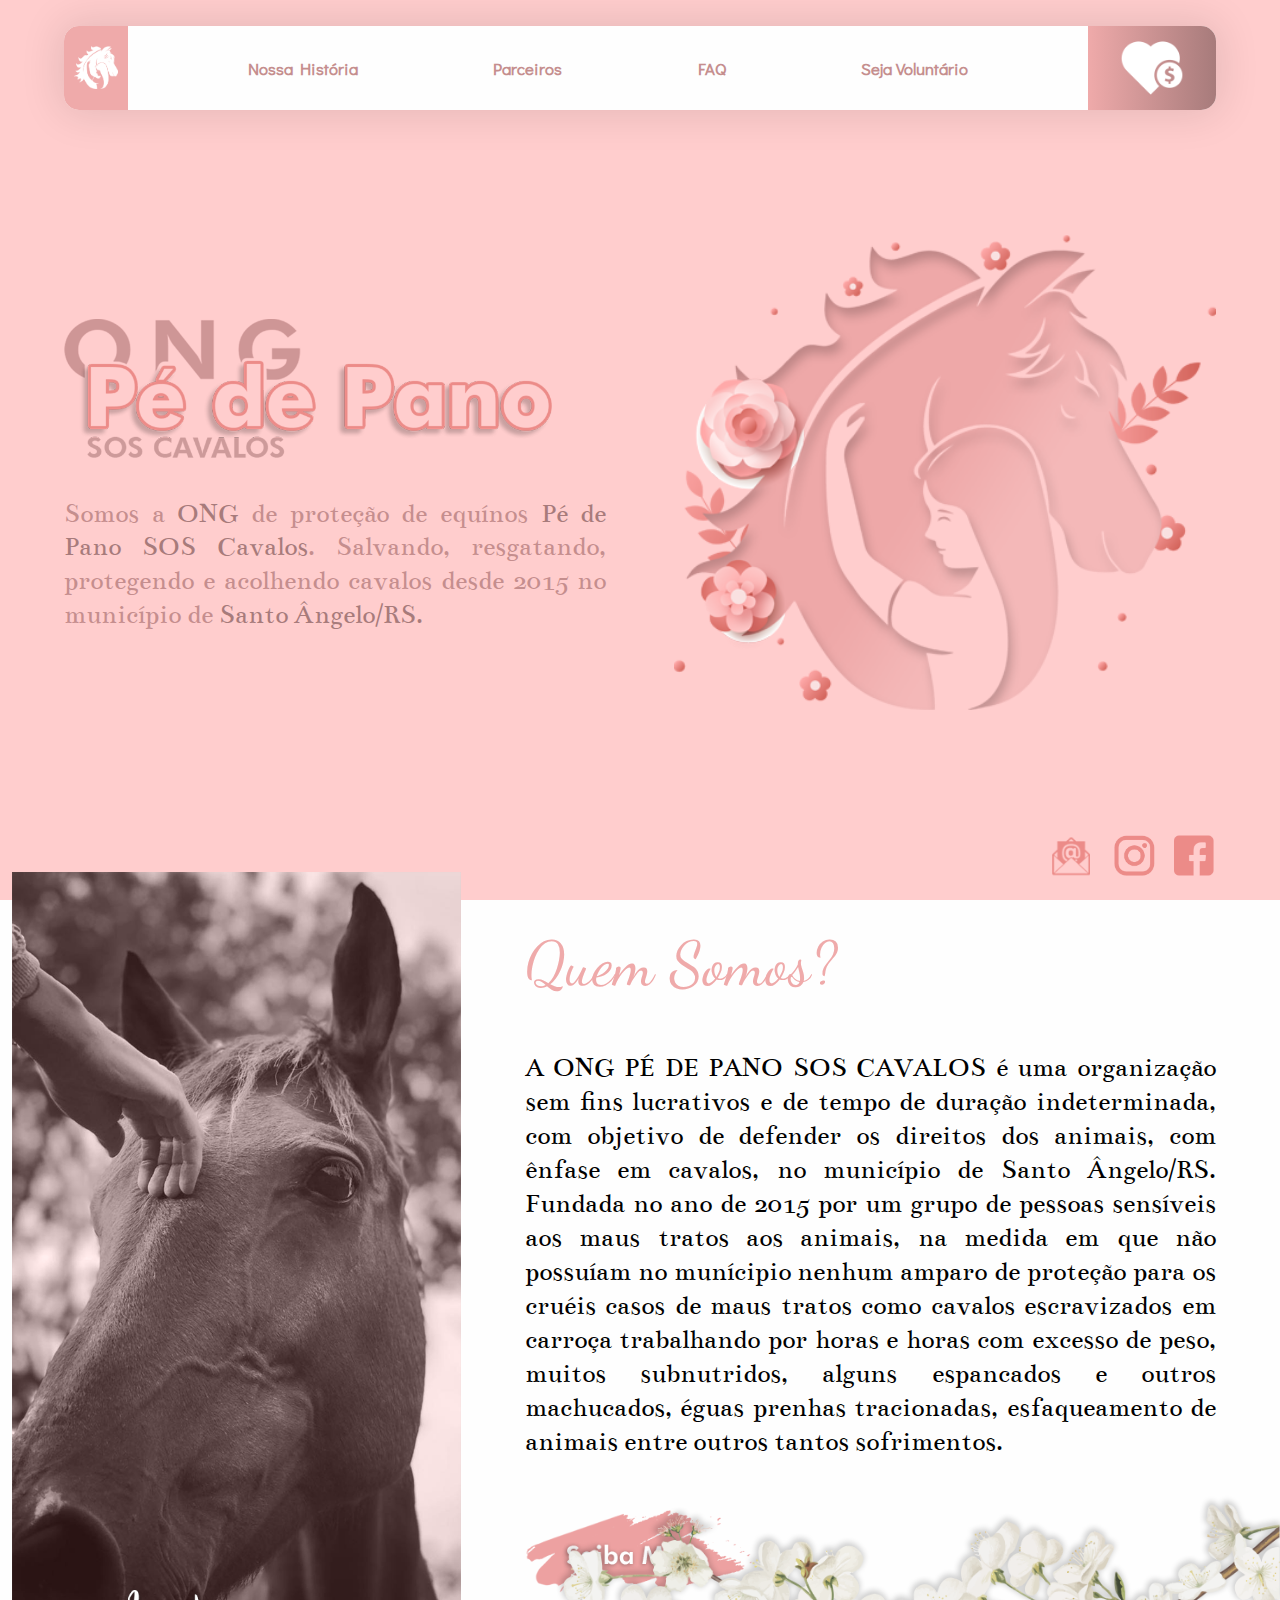
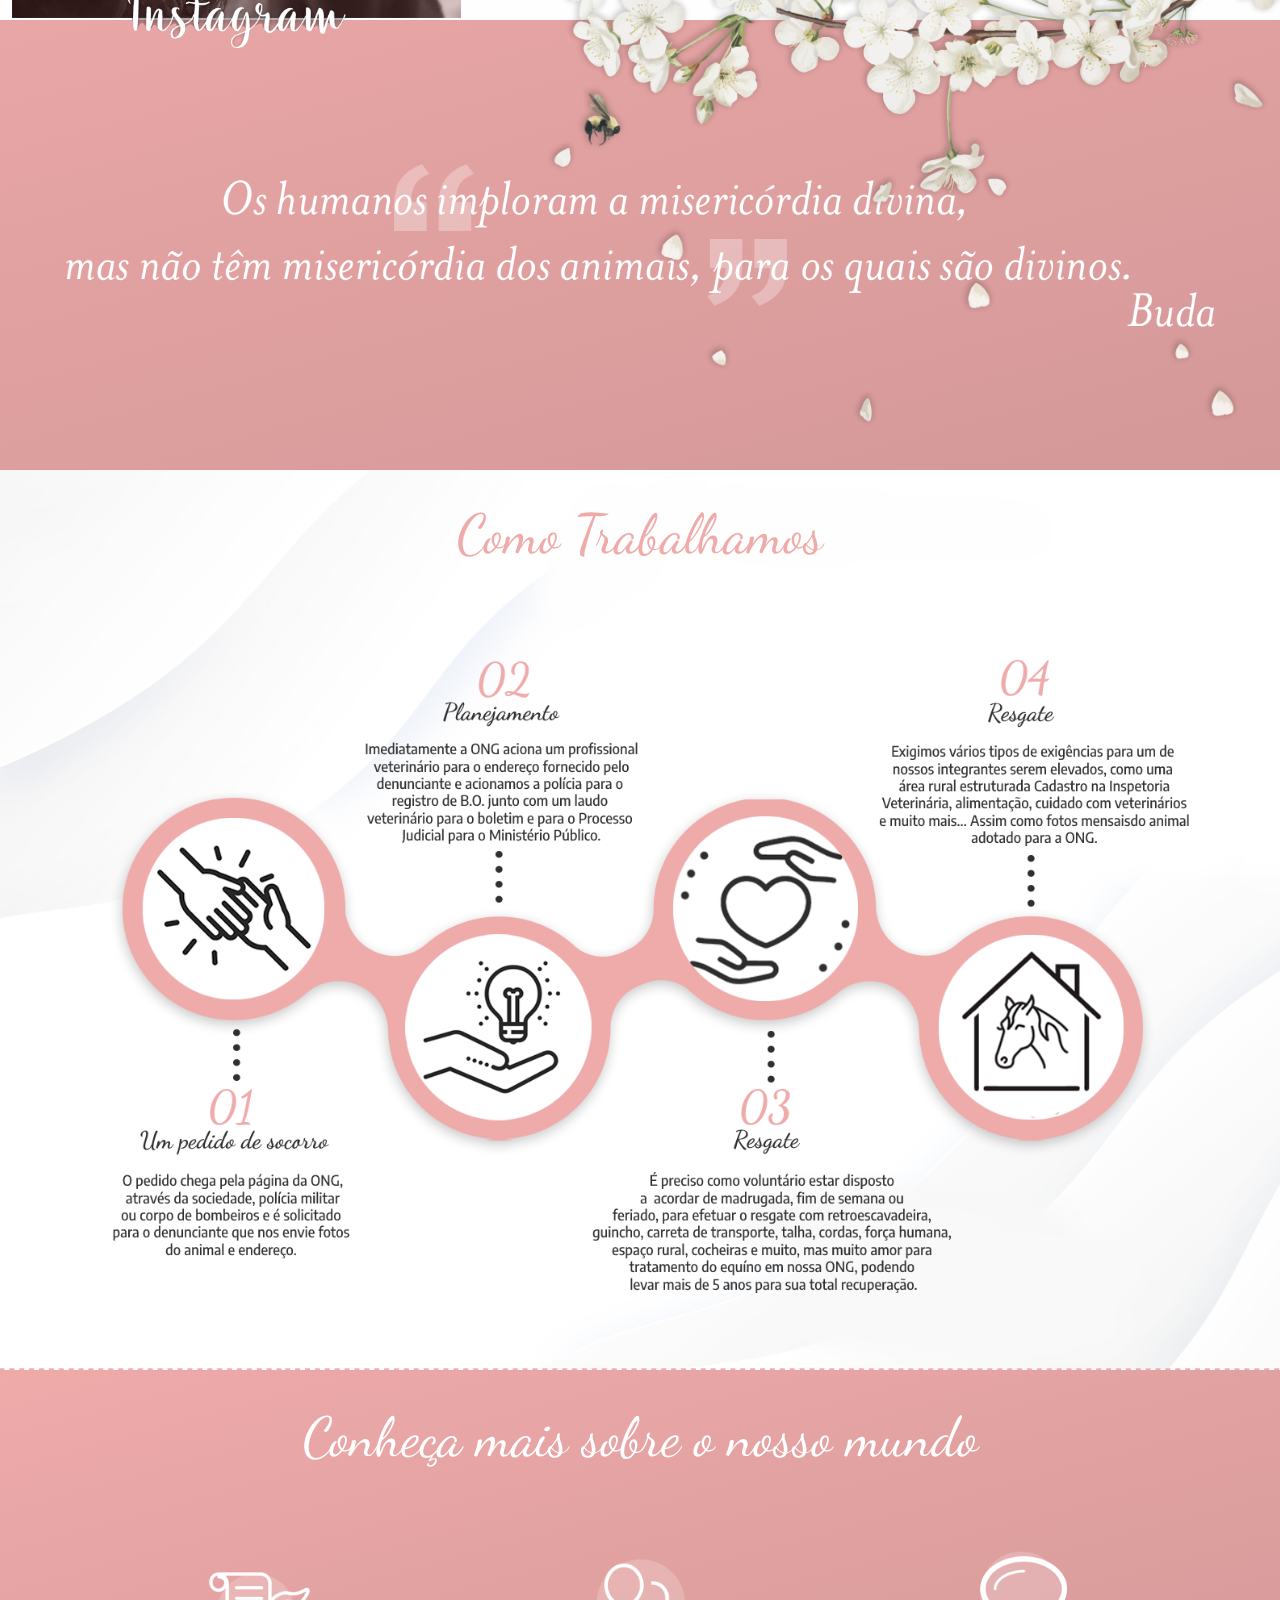
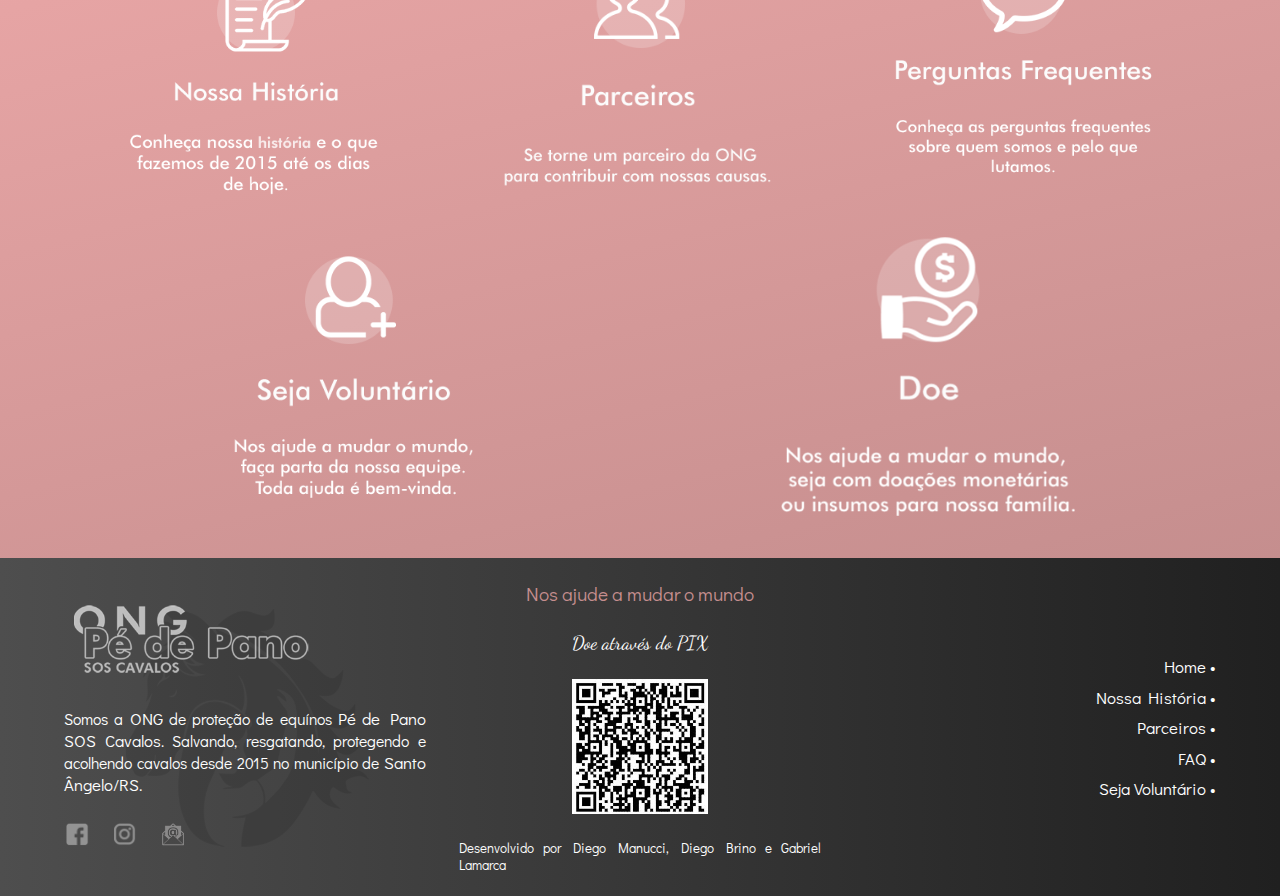
<file: index.html>
<!DOCTYPE html>
<html lang="pt-br">
<head>
    <meta charset="UTF-8">
    <meta http-equiv="X-UA-Compatible" content="IE=edge">
    <meta name="viewport" content="width=device-width, initial-scale=1.0">

    <link rel="preconnect" href="https://fonts.googleapis.com">
    <link rel="preconnect" href="https://fonts.gstatic.com" crossorigin>
    <link href="https://fonts.googleapis.com/css2?family=Bentham&family=Dancing+Script&family=Didact+Gothic&display=swap" rel="stylesheet">

    <link rel="stylesheet" href="style.css">

    <title>ONG Pé de Pano</title>
</head>
<body>
    <header>
        <div class="container">
            <nav class="nav">
                <ul>
                    <li>
                        <a href="index.html">
                        <img src="resources/images/logo_icone.png" alt="Home">
                        </a>
                    </li>
                    <ul>
                        <li><a href="historia.html">Nossa História</a></li>
                        <li><a href="parceiros.html">Parceiros</a></li>
                        <li><a href="FAQ.html">FAQ</a></li>
                        <li><a href="voluntario.html">Seja Voluntário</a></li>
                    </ul>
                    <li><a href="contribua.html">
                        <img src="resources/images/doacao_icone.png" alt="Contribua">
                        <p>Contribua</p>
                    </a></li>
                </ul>
            </nav>
        </div>
    </header>
    <main>
        <div class="index">
            <section class="introducao">
                <div class="container">
                    <div class="topo">
                        <div class="esquerda">
                            <img src="resources/images/introducao-texto.png" alt="texto">
                            <p>Somos a <span>ONG</span> de proteção de equínos <span>Pé de Pano SOS Cavalos</span>. Salvando, resgatando, protegendo e acolhendo cavalos desde 2015 no município de <span>Santo Ângelo/RS.</span></p>
                        </div>
                        <div class="direita">
                            <img src="resources/images/introducao_logo.png" alt="logo">
                        </div>
                    </div>
                    <ul class="baixo">
                        <li>
                            <a href="https://www.facebook.com/ONG-P%C3%A9-de-Pano-SOS-Cavalos-Santo-%C3%82ngeloRS-513254368854726/">
                                <img src="resources/images/facebook_icone.png" alt="facebook">
                            </a>
                        </li>
                        <li>
                            <a href="https://www.instagram.com/ong_pedepano/">
                                <img src="resources/images/instagram_icone.png" alt="instagram">
                            </a>
                        </li>
                        <li>
                            <a href="mailto:arancecristine@yahoo.com">
                                <img src="resources/images/email_icone.png" alt="email">
                            </a>
                        </li>
                    </ul>
                </div>
            </section>
            <section class="quem-somos">
                <div class="container">
                    <div class="esquerda">
                        <a href="https://www.instagram.com/ong_pedepano/">
                            <img src="resources/images/sobre-nos_imagem.png" alt="imagem">
                        </a>
                    </div>
                    <div class="direita">
                        <h1>Quem Somos?</h1>
                        <p>A ONG PÉ DE PANO SOS CAVALOS é uma organização sem fins lucrativos e 
                            de tempo de duração indeterminada, com objetivo de defender os direitos dos
                            animais,  com ênfase em cavalos, no município de Santo Ângelo/RS. Fundada 
                            no ano de 2015 por um grupo de pessoas sensíveis aos maus tratos aos 
                            animais, na medida em que não possuíam no munícipio nenhum amparo de 
                            proteção para os cruéis casos de maus tratos como cavalos escravizados em 
                            carroça trabalhando por horas e horas  com excesso de peso, muitos 
                            subnutridos, alguns espancados e outros machucados, éguas prenhas 
                            tracionadas, esfaqueamento de animais entre outros tantos sofrimentos.</p>
                        <a href="historia.html"><img src="resources/images/botao_saiba-mais.png" alt="botao"></a>
                    </div>
                </div>
            </section>
            <section class="frase">
                <div class="container">
                    <div class="texto">
                        <img src="resources/images/frase_frase.png" alt="imagem">
                    </div>
                </div>
                <div class="galho">
                    <img src="resources/images/frase_galho.png" alt="imagem">
                </div>
            </section>
            <section class="processo">
                <div class="container">
                    <h1>Como Trabalhamos</h1>
                    <img class="img-desktop" src="resources/images/timeline_processo.png" alt="timeline">
                    <img class="img-mobile" src="resources/images/timeline_processo_mobile.png" alt="timeline">
                </div>
            </section>
            <section class="cards">
                <div class="container">
                    <h1>Conheça mais sobre o nosso mundo</h1>
                    <ul>
                        <li>
                            <a href="historia.html">
                                <img src="resources/images/card_nossa-historia.png" alt="card">
                            </a>
                        </li>
                        <li>
                            <a href="parceiros.html">
                                <img src="resources/images/card_parceiros.png" alt="card">
                            </a>
                        </li>
                        <li>
                            <a href="FAQ.html">
                                <img src="resources/images/card_faq.png" alt="card">
                            </a>
                        </li>
                        <li>
                            <a href="voluntario.html">
                                <img src="resources/images/card_voluntario.png" alt="card">
                            </a>
                        </li>
                        <li>
                            <a href="contribua.html">
                                <img src="resources/images/card_doe.png" alt="card">
                            </a>
                        </li>
                    </ul>
                </div>
            </section>
        </div>
    </main>
    <footer>
        <div class="container">
            <section class="esquerda">
                <img src="resources/images/footer_escrito.png" alt="texto">
                <p>Somos a <span>ONG</span> de proteção de equínos <span>Pé de Pano SOS Cavalos</span>. Salvando, resgatando, protegendo e acolhendo cavalos desde 2015 no município de <span>Santo Ângelo/RS.</span></p>
                <ul>
                    <li>
                        <a href="https://www.facebook.com/ONG-P%C3%A9-de-Pano-SOS-Cavalos-Santo-%C3%82ngeloRS-513254368854726/">
                            <img src="resources/images/footer_facebook_icone.png" alt="facebook">
                        </a>
                    </li>
                    <li>
                        <a href="https://www.instagram.com/ong_pedepano/">
                            <img src="resources/images/footer_instagram_icone.png" alt="instagram">
                        </a>
                    </li>
                    <li>
                        <a href="mailto:arancecristine@yahoo.com">
                            <img src="resources/images/footer_email_icone.png" alt="email">
                        </a>
                    </li>
                </ul>
            </section>
            <section class="meio">
                <h1>Nos ajude a mudar o mundo</h1>
                <h2>Doe através do PIX</h2>
                <img src="resources/images/qr-code.jpeg" alt="PIX">
                <p>Desenvolvido por Diego Manucci, Diego Brino e Gabriel Lamarca</p>
            </section>
            <section class="direita">
                <ul>
                    <li><a href="index.html">Home</a></li>
                    <li><a href="historia.html">Nossa História</a></li>
                    <li><a href="parceiros.html">Parceiros</a></li>
                    <li><a href="FAQ.html">FAQ</a></li>
                    <li><a href="voluntario.html">Seja Voluntário</a></li>
                </ul>
            </section>
        </div>
    </footer>
</body>
</html>
</file>
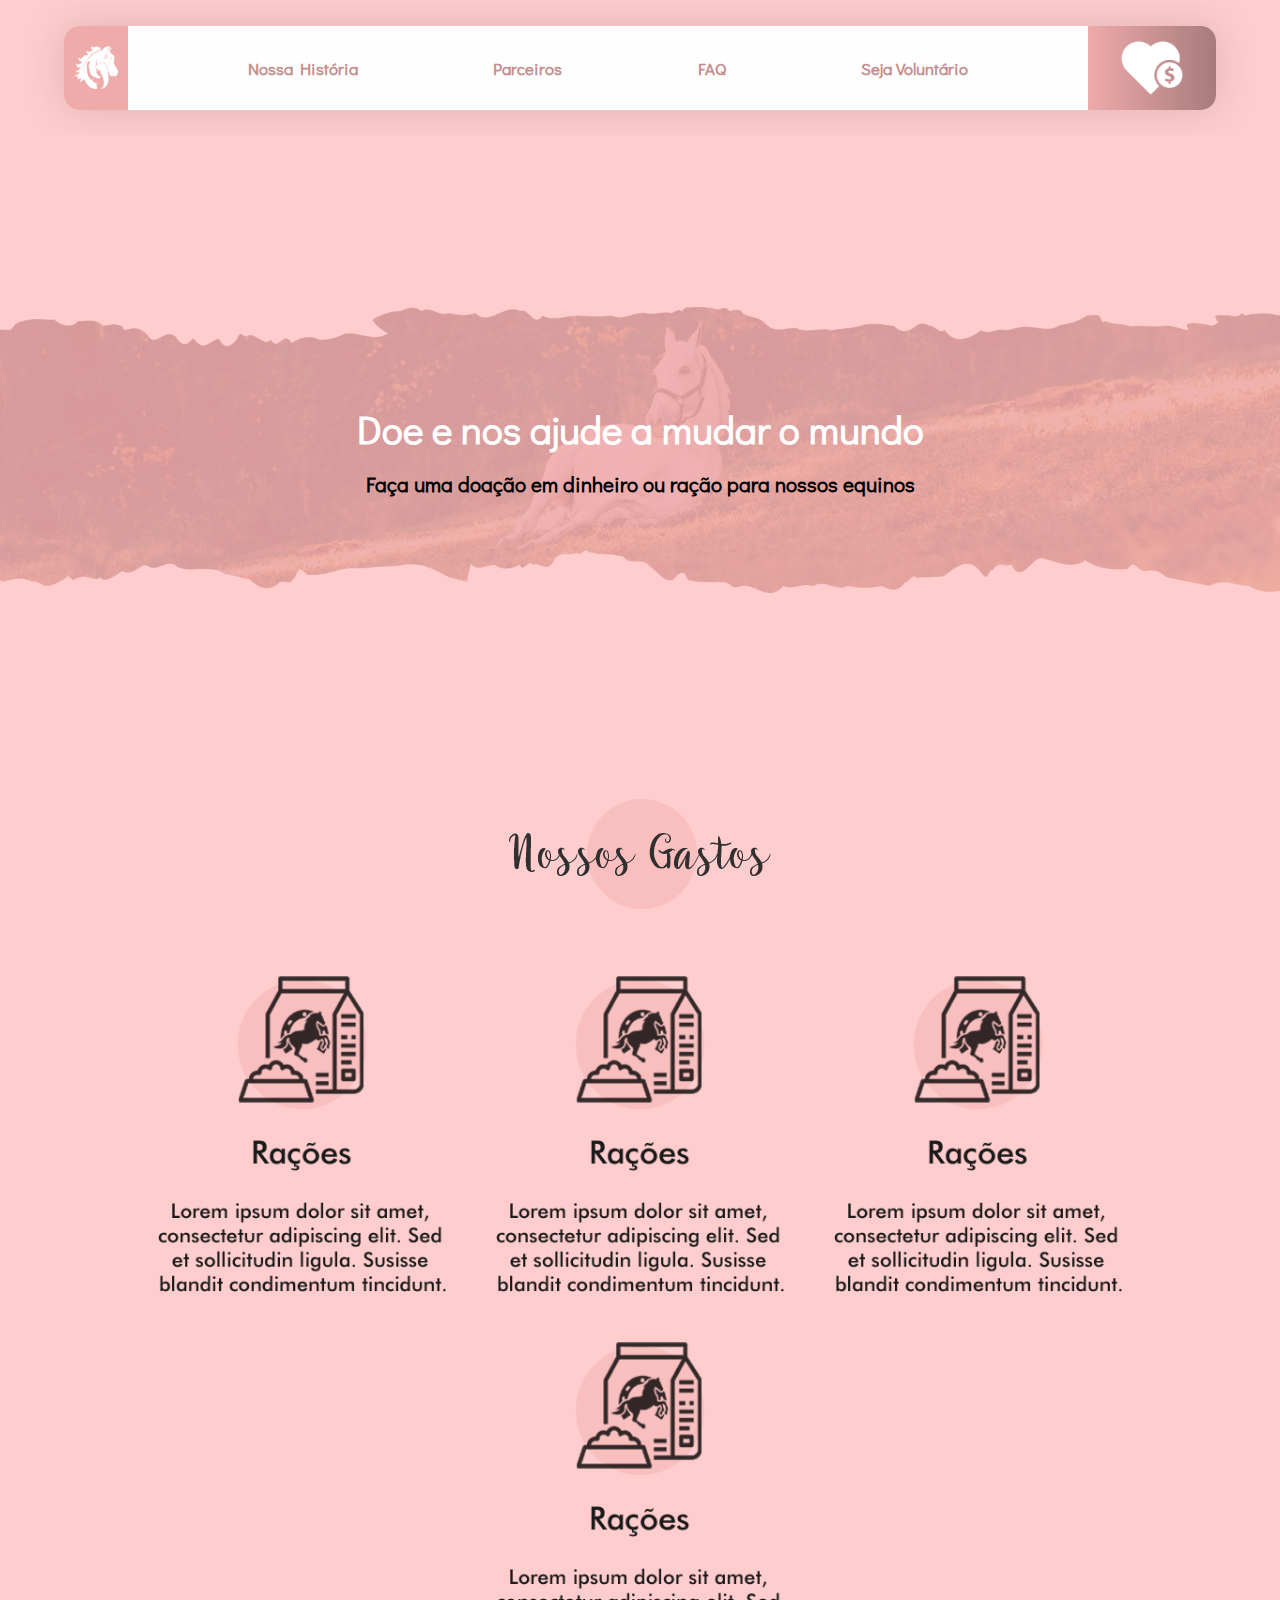
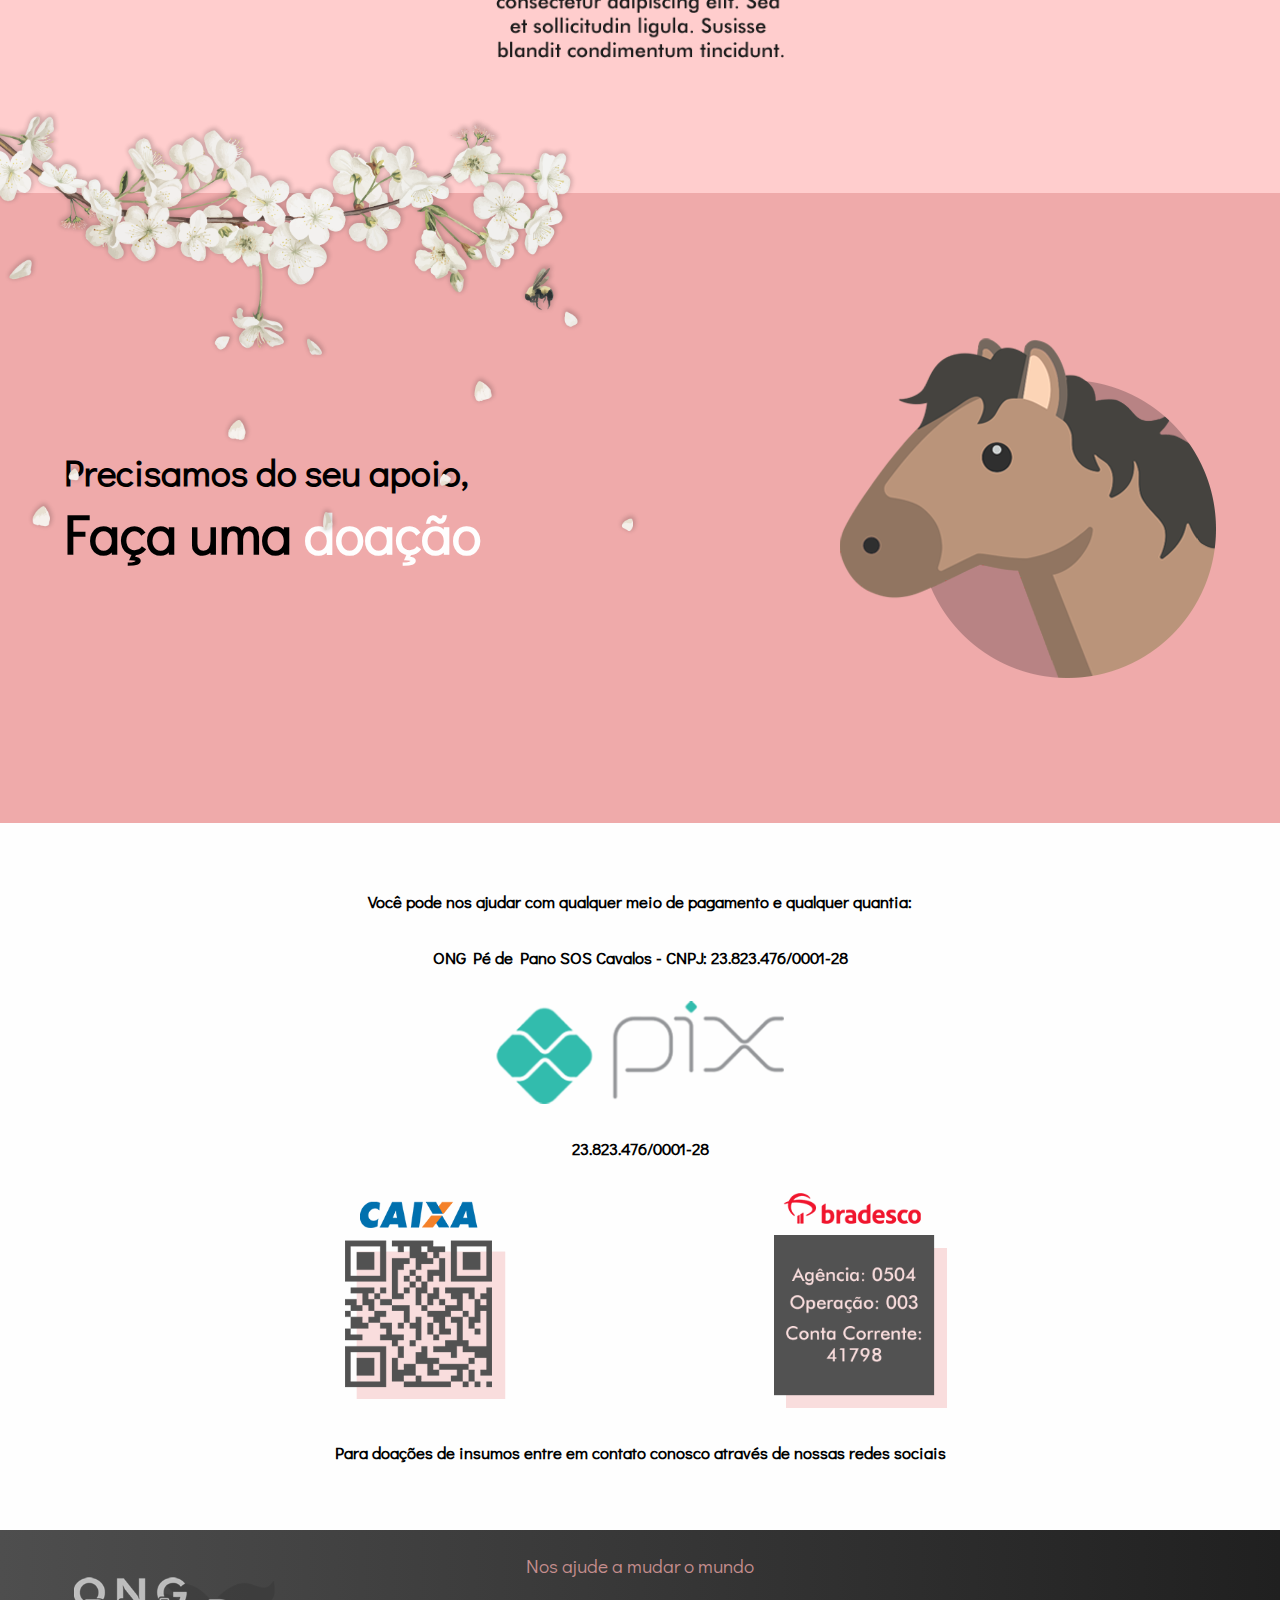
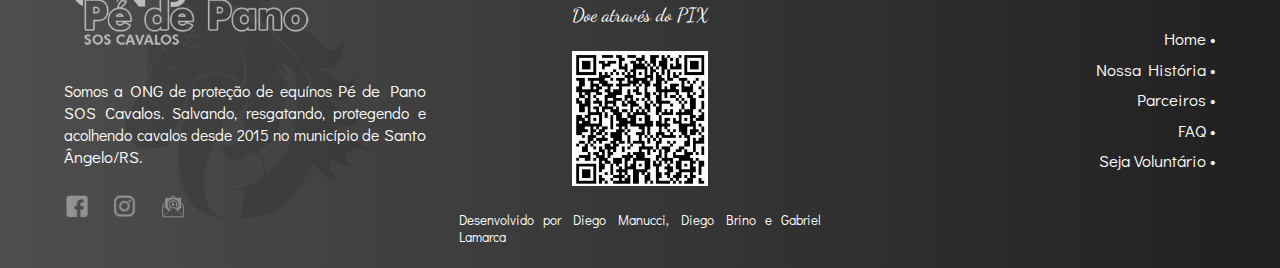
<file: contribua.html>
<!DOCTYPE html>
<html lang="pt-br">
<head>
    <meta charset="UTF-8">
    <meta http-equiv="X-UA-Compatible" content="IE=edge">
    <meta name="viewport" content="width=device-width, initial-scale=1.0">

    <link rel="preconnect" href="https://fonts.googleapis.com">
    <link rel="preconnect" href="https://fonts.gstatic.com" crossorigin>
    <link href="https://fonts.googleapis.com/css2?family=Bentham&family=Dancing+Script&family=Didact+Gothic&display=swap" rel="stylesheet">

    <link rel="stylesheet" href="style.css">

    <title>ONG Pé de Pano</title>
</head>
<body>
    <header>
        <div class="container">
            <nav class="nav">
                <ul>
                    <li>
                        <a href="index.html">
                        <img src="resources/images/logo_icone.png" alt="Home">
                        </a>
                    </li>
                    <ul>
                        <li><a href="historia.html">Nossa História</a></li>
                        <li><a href="parceiros.html">Parceiros</a></li>
                        <li><a href="FAQ.html">FAQ</a></li>
                        <li><a href="voluntario.html">Seja Voluntário</a></li>
                    </ul>
                    <li><a href="contribua.html">
                        <img src="resources/images/doacao_icone.png" alt="Contribua">
                        <p>Contribua</p>
                    </a></li>
                </ul>
            </nav>
        </div>
    </header>
    <main>
        <div class="contribua">
            <section class="faixa">
                <img src="resources/images/contribua_faixa.png" alt="faixa">
                <h1>Doe e nos ajude a mudar o mundo</h1>
                <p>Faça uma doação em dinheiro ou ração para nossos equinos</p>
            </section>
            <section class="gastos">
                <div class="container">
                    <img src="resources/images/contribua_gastos.png" alt="gastos">
                    <section class="cards">
                        <img src="resources/images/contribua_card.png" alt="card">
                        <img src="resources/images/contribua_card.png" alt="card">
                        <img src="resources/images/contribua_card.png" alt="card">
                        <img src="resources/images/contribua_card.png" alt="card">
                    </section>
                </div>
            </section>
            <section class="mensagem">
                <img src="resources/images/contribua_galho.png" alt="galho">
                <div class="container">
                    <div class="esquerda">
                        <p>Precisamos do seu apoio,</p>
                        <p>Faça uma <span>doação</span></p>
                    </div>
                    <div class="direita">
                        <img src="resources/images/contribua_cavalo.png" alt="cavalo">
                    </div>
                </div>
            </section>
            <section class="doacao">
                <div class="container">
                <p>Você pode nos ajudar com qualquer meio de pagamento e qualquer quantia:</p>
                <p>ONG Pé de Pano SOS Cavalos - CNPJ: 23.823.476/0001-28</p>
                <img src="resources/images/contribua_pix.png" alt="pix">
                <p>23.823.476/0001-28</p>
                <section class="links">
                    <img src="resources/images/contribua_caixa.png" alt="caixa">
                    <img src="resources/images/contribua_bradesco.png" alt="bradesco">
                </section>
                <p>Para doações de insumos entre em contato conosco através de nossas redes sociais</p>
                </div>
            </section>
        </div>
    </main>
    <footer>
        <div class="container">
            <section class="esquerda">
                <img src="resources/images/footer_escrito.png" alt="texto">
                <p>Somos a <span>ONG</span> de proteção de equínos <span>Pé de Pano SOS Cavalos</span>. Salvando, resgatando, protegendo e acolhendo cavalos desde 2015 no município de <span>Santo Ângelo/RS.</span></p>
                <ul>
                    <li>
                        <a href="https://www.facebook.com/ONG-P%C3%A9-de-Pano-SOS-Cavalos-Santo-%C3%82ngeloRS-513254368854726/">
                            <img src="resources/images/footer_facebook_icone.png" alt="facebook">
                        </a>
                    </li>
                    <li>
                        <a href="https://www.instagram.com/ong_pedepano/">
                            <img src="resources/images/footer_instagram_icone.png" alt="instagram">
                        </a>
                    </li>
                    <li>
                        <a href="mailto:arancecristine@yahoo.com">
                            <img src="resources/images/footer_email_icone.png" alt="email">
                        </a>
                    </li>
                </ul>
            </section>
            <section class="meio">
                <h1>Nos ajude a mudar o mundo</h1>
                <h2>Doe através do PIX</h2>
                <img src="resources/images/qr-code.jpeg" alt="PIX">
                <p>Desenvolvido por Diego Manucci, Diego Brino e Gabriel Lamarca</p>
            </section>
            <section class="direita">
                <ul>
                    <li><a href="index.html">Home</a></li>
                    <li><a href="historia.html">Nossa História</a></li>
                    <li><a href="parceiros.html">Parceiros</a></li>
                    <li><a href="FAQ.html">FAQ</a></li>
                    <li><a href="voluntario.html">Seja Voluntário</a></li>
                </ul>
            </section>
        </div>
    </footer>
</body>
</html>
</file>
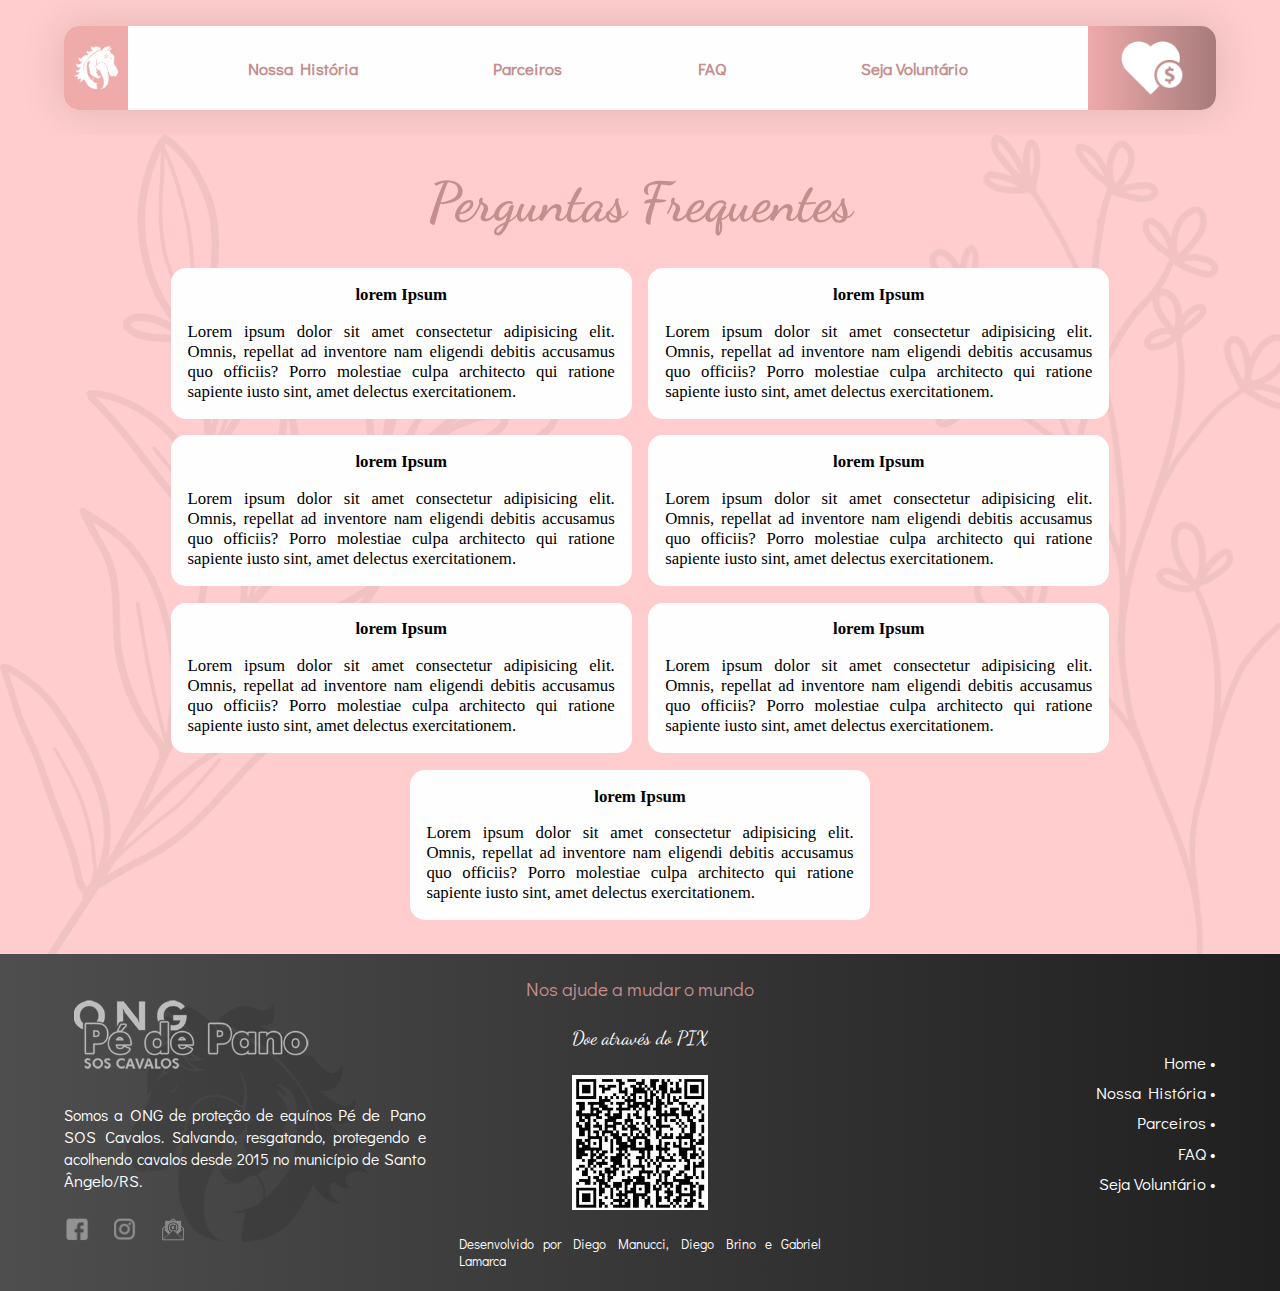
<file: FAQ.html>
<!DOCTYPE html>
<html lang="pt-br">
<head>
    <meta charset="UTF-8">
    <meta http-equiv="X-UA-Compatible" content="IE=edge">
    <meta name="viewport" content="width=device-width, initial-scale=1.0">

    <link rel="preconnect" href="https://fonts.googleapis.com">
    <link rel="preconnect" href="https://fonts.gstatic.com" crossorigin>
    <link href="https://fonts.googleapis.com/css2?family=Bentham&family=Dancing+Script&family=Didact+Gothic&display=swap" rel="stylesheet">

    <link rel="stylesheet" href="style.css">

    <title>ONG Pé de Pano</title>
</head>
<body>
    <header>
        <div class="container">
            <nav class="nav">
                <ul>
                    <li>
                        <a href="index.html">
                        <img src="resources/images/logo_icone.png" alt="Home">
                        </a>
                    </li>
                    <ul>
                        <li><a href="historia.html">Nossa História</a></li>
                        <li><a href="parceiros.html">Parceiros</a></li>
                        <li><a href="FAQ.html">FAQ</a></li>
                        <li><a href="voluntario.html">Seja Voluntário</a></li>
                    </ul>
                    <li><a href="contribua.html">
                        <img src="resources/images/doacao_icone.png" alt="Contribua">
                        <p>Contribua</p>
                    </a></li>
                </ul>
            </nav>
        </div>
    </header>
    <main>
        <div class="faq">
            <section class="conteudo">
                <img class="flor-esquerda" src="resources/images/faq_flor_esquerda.png" alt="flor-esquerda">
                <img class="flor-direita" src="resources/images/faq_flor_direita.png" alt="flor-direita">
                <div class="container">
                    <div class="topo">
                        <h1>Perguntas Frequentes</h1>
                    </div>
                    <div class="baixo">
                        <section class="card">
                            <h2>lorem Ipsum</h2>
                            <p>Lorem ipsum dolor sit amet consectetur adipisicing elit. Omnis, repellat ad inventore nam eligendi debitis accusamus quo officiis? Porro molestiae culpa architecto qui ratione sapiente iusto sint, amet delectus exercitationem.</p>
                        </section>
                        <section class="card">
                            <h2>lorem Ipsum</h2>
                            <p>Lorem ipsum dolor sit amet consectetur adipisicing elit. Omnis, repellat ad inventore nam eligendi debitis accusamus quo officiis? Porro molestiae culpa architecto qui ratione sapiente iusto sint, amet delectus exercitationem.</p>
                        </section>
                        <section class="card">
                            <h2>lorem Ipsum</h2>
                            <p>Lorem ipsum dolor sit amet consectetur adipisicing elit. Omnis, repellat ad inventore nam eligendi debitis accusamus quo officiis? Porro molestiae culpa architecto qui ratione sapiente iusto sint, amet delectus exercitationem.</p>
                        </section>
                        <section class="card">
                            <h2>lorem Ipsum</h2>
                            <p>Lorem ipsum dolor sit amet consectetur adipisicing elit. Omnis, repellat ad inventore nam eligendi debitis accusamus quo officiis? Porro molestiae culpa architecto qui ratione sapiente iusto sint, amet delectus exercitationem.</p>
                        </section>
                        <section class="card">
                            <h2>lorem Ipsum</h2>
                            <p>Lorem ipsum dolor sit amet consectetur adipisicing elit. Omnis, repellat ad inventore nam eligendi debitis accusamus quo officiis? Porro molestiae culpa architecto qui ratione sapiente iusto sint, amet delectus exercitationem.</p>
                        </section>
                        <section class="card">
                            <h2>lorem Ipsum</h2>
                            <p>Lorem ipsum dolor sit amet consectetur adipisicing elit. Omnis, repellat ad inventore nam eligendi debitis accusamus quo officiis? Porro molestiae culpa architecto qui ratione sapiente iusto sint, amet delectus exercitationem.</p>
                        </section>
                        <section class="card">
                            <h2>lorem Ipsum</h2>
                            <p>Lorem ipsum dolor sit amet consectetur adipisicing elit. Omnis, repellat ad inventore nam eligendi debitis accusamus quo officiis? Porro molestiae culpa architecto qui ratione sapiente iusto sint, amet delectus exercitationem.</p>
                        </section>
                    </div>
                </div>
            </section>
        </div>
    </main>
    <footer>
        <div class="container">
            <section class="esquerda">
                <img src="resources/images/footer_escrito.png" alt="texto">
                <p>Somos a <span>ONG</span> de proteção de equínos <span>Pé de Pano SOS Cavalos</span>. Salvando, resgatando, protegendo e acolhendo cavalos desde 2015 no município de <span>Santo Ângelo/RS.</span></p>
                <ul>
                    <li>
                        <a href="https://www.facebook.com/ONG-P%C3%A9-de-Pano-SOS-Cavalos-Santo-%C3%82ngeloRS-513254368854726/">
                            <img src="resources/images/footer_facebook_icone.png" alt="facebook">
                        </a>
                    </li>
                    <li>
                        <a href="https://www.instagram.com/ong_pedepano/">
                            <img src="resources/images/footer_instagram_icone.png" alt="instagram">
                        </a>
                    </li>
                    <li>
                        <a href="mailto:arancecristine@yahoo.com">
                            <img src="resources/images/footer_email_icone.png" alt="email">
                        </a>
                    </li>
                </ul>
            </section>
            <section class="meio">
                <h1>Nos ajude a mudar o mundo</h1>
                <h2>Doe através do PIX</h2>
                <img src="resources/images/qr-code.jpeg" alt="PIX">
                <p>Desenvolvido por Diego Manucci, Diego Brino e Gabriel Lamarca</p>
            </section>
            <section class="direita">
                <ul>
                    <li><a href="index.html">Home</a></li>
                    <li><a href="historia.html">Nossa História</a></li>
                    <li><a href="parceiros.html">Parceiros</a></li>
                    <li><a href="FAQ.html">FAQ</a></li>
                    <li><a href="voluntario.html">Seja Voluntário</a></li>
                </ul>
            </section>
        </div>
    </footer>
</body>
</html>
</file>
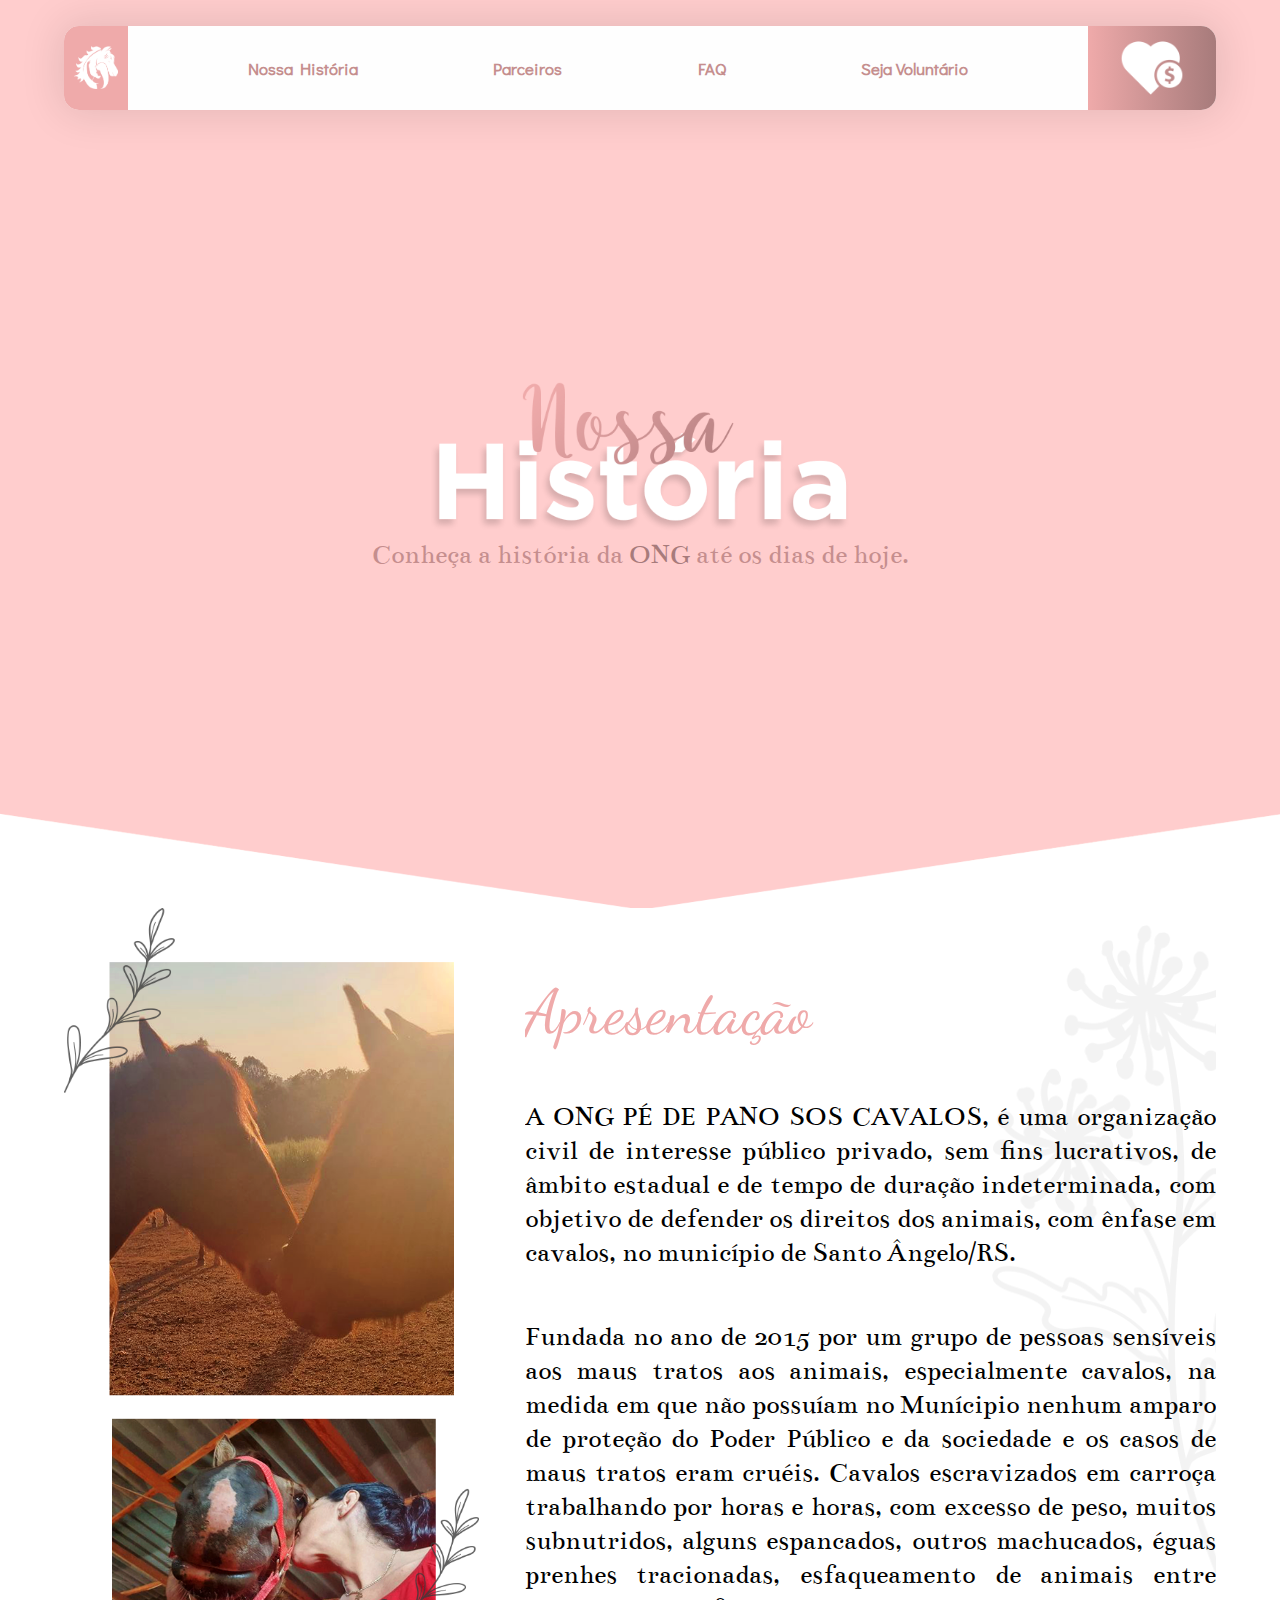
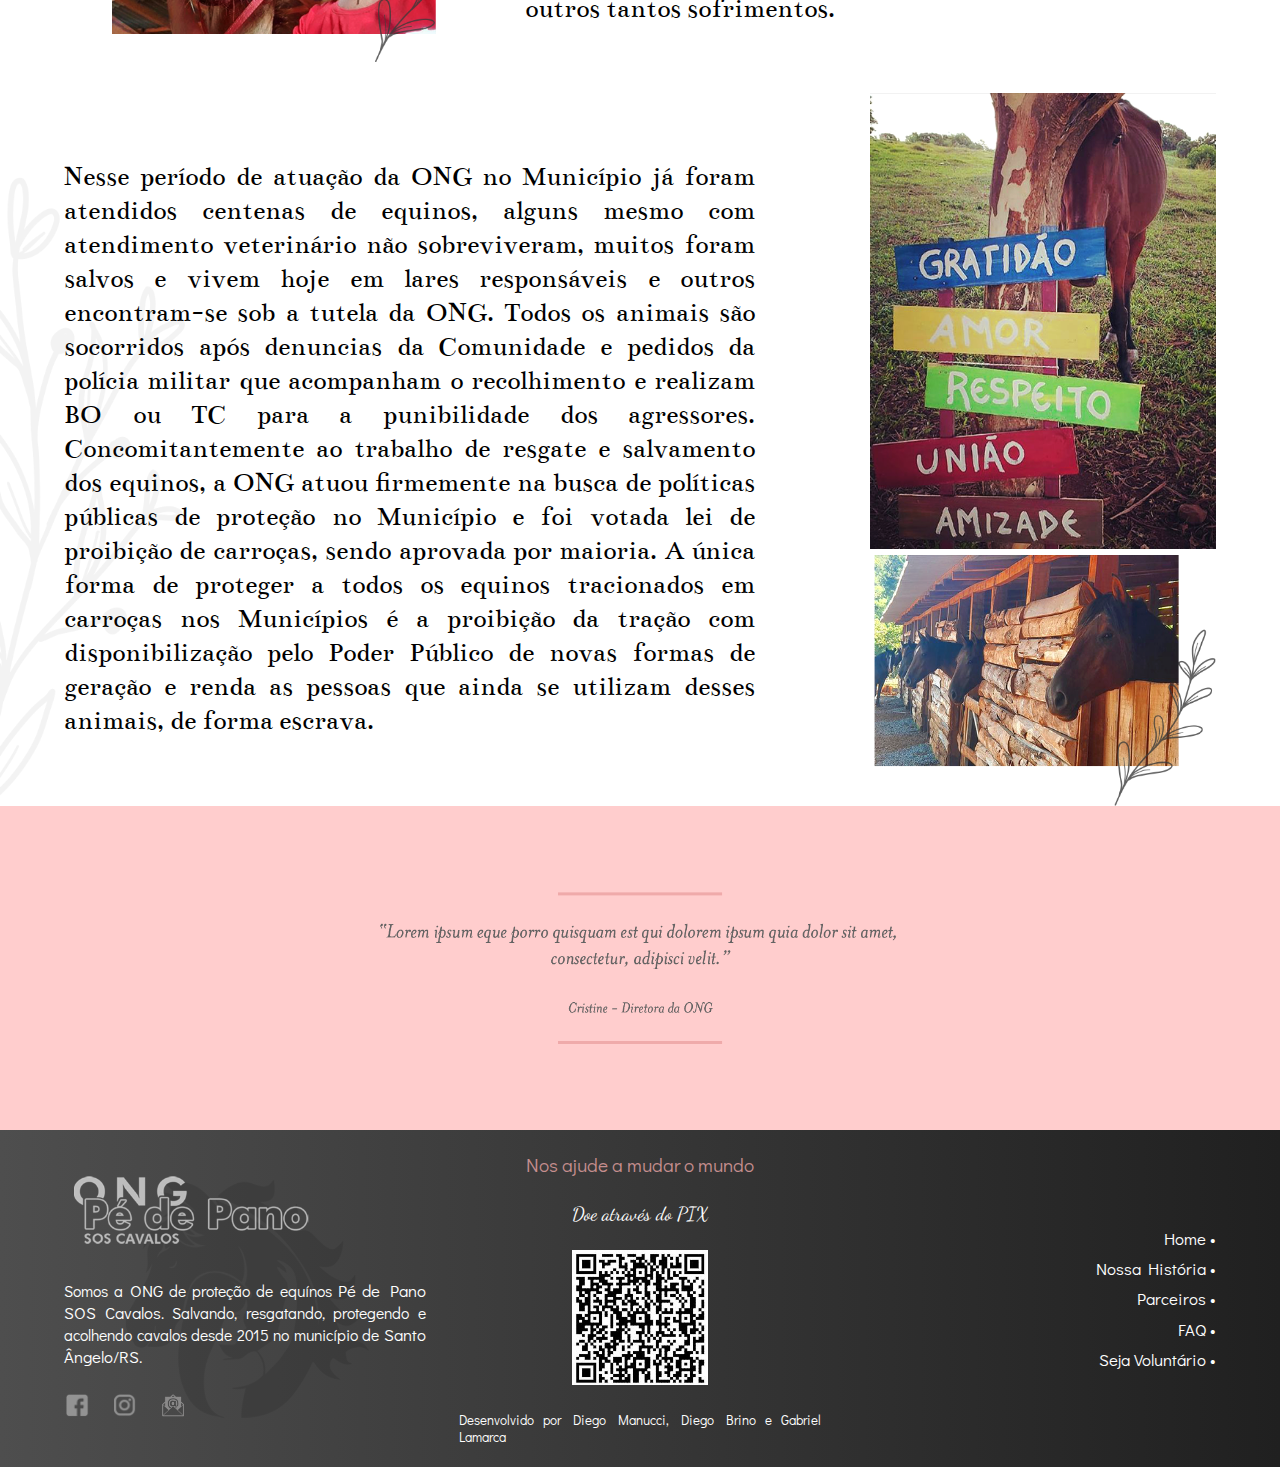
<file: historia.html>
<!DOCTYPE html>
<html lang="pt-br">
<head>
    <meta charset="UTF-8">
    <meta http-equiv="X-UA-Compatible" content="IE=edge">
    <meta name="viewport" content="width=device-width, initial-scale=1.0">

    <link rel="preconnect" href="https://fonts.googleapis.com">
    <link rel="preconnect" href="https://fonts.gstatic.com" crossorigin>
    <link href="https://fonts.googleapis.com/css2?family=Bentham&family=Dancing+Script&family=Didact+Gothic&display=swap" rel="stylesheet">

    <link rel="stylesheet" href="style.css">

    <title>ONG Pé de Pano</title>
</head>
<body>
    <header>
        <div class="container">
            <nav class="nav">
                <ul>
                    <li>
                        <a href="index.html">
                        <img src="resources/images/logo_icone.png" alt="Home">
                        </a>
                    </li>
                    <ul>
                        <li><a href="historia.html">Nossa História</a></li>
                        <li><a href="parceiros.html">Parceiros</a></li>
                        <li><a href="FAQ.html">FAQ</a></li>
                        <li><a href="voluntario.html">Seja Voluntário</a></li>
                    </ul>
                    <li><a href="contribua.html">
                        <img src="resources/images/doacao_icone.png" alt="Contribua">
                        <p>Contribua</p>
                    </a></li>
                </ul>
            </nav>
        </div>
    </header>
    <main>
        <div class="historia">
            <section class="introducao">
                <div class="container">
                    <div class="topo">
                        <div class="centro">
                            <img src="resources/images/nossa_hitoria - Logo.png" alt="texto">
                            <p>Conheça a história da <span>ONG</span> até os dias de hoje.</p>
                        </div>
                    </div>
                </div>
                <div class="v">
                    <img src="./resources/images/V.png" alt="v-image">
                </div>
            </section>
            <section class="conteudo">
                <section class="topo">
                    <div class="container">
                        <div class="esquerda">
                            <a href="#">
                                <img src="resources/images/Imagem 2.png" alt="imagem">
                            </a>
                            <a href="#">
                                <img src="resources/images/Imagem 1.png" alt="imagem">
                            </a>
                        </div>
                        <div class="direita">
                            <h1>Apresentação</h1>
                            <p>A ONG PÉ DE PANO SOS CAVALOS, é uma organização civil
                                de interesse público privado, sem fins lucrativos, de âmbito estadual 
                                e de tempo de duração indeterminada, com objetivo de defender os 
                                direitos dos animais, com ênfase em cavalos, no município de Santo 
                                Ângelo/RS. </p>

                            <p>Fundada no ano de 2015 por um grupo de pessoas sensíveis aos maus 
                                tratos aos animais, especialmente cavalos, na medida em que não possuíam 
                                no Munícipio nenhum amparo  de proteção do Poder Público e da sociedade 
                                e os casos de maus tratos eram cruéis. Cavalos escravizados em carroça 
                                trabalhando por horas e horas,  com excesso de peso, muitos subnutridos, 
                                alguns espancados, outros machucados, éguas prenhes tracionadas, 
                                esfaqueamento de animais entre outros tantos sofrimentos. </p>
                            <img src="./resources/images/Flor direita.png" alt="Flor" class="flor-direita">
                        </div>
                    </div>
                </section>
                <section class="baixo">
                    <div class="container">
                        <div class="esquerda">
                            <p>Nesse período de atuação da ONG no Município já foram atendidos 
                                centenas de equinos, alguns mesmo com atendimento veterinário não
                                sobreviveram, muitos foram salvos e vivem hoje em lares responsáveis e 
                                outros encontram-se sob a tutela da ONG. Todos os animais são socorridos
                                após denuncias da Comunidade e  pedidos da polícia militar que 
                                acompanham o recolhimento e realizam BO ou TC para a punibilidade dos 
                                agressores. Concomitantemente ao trabalho de resgate e salvamento dos equinos, 
                                a ONG atuou firmemente na busca de políticas públicas de proteção no Município 
                                e foi votada lei de proibição de carroças, sendo aprovada por maioria. A única 
                                forma de proteger a todos os equinos tracionados em carroças nos Municípios é a 
                                proibição da tração com disponibilização pelo Poder Público de novas formas de 
                                geração e renda as pessoas que ainda se utilizam desses animais, de forma escrava.</p>
                            <img src="./resources/images/Flor Esquerda.png" alt="Flor" class="flor-esquerda">
                        </div>
                        <div class="direita">
                            <a href="#">
                                <img src="resources/images/Imagem 3.png" alt="imagem" class="image-maior">
                            </a>
                            <a href="#">
                                <img src="resources/images/Imagem 4.png" alt="imagem" class="direita-centro">
                            </a>
                        </div>
                    </div>
                </section>
                </div>
                <section class="frase">
                    <div class="container">
                        <img src="./resources/images/Imagem Perto Footer.png" alt="image">
                    </div>
                </section>
            </section>
        </div>
    </main>
    <footer>
        <div class="container">
            <section class="esquerda">
                <img src="resources/images/footer_escrito.png" alt="texto">
                <p>Somos a <span>ONG</span> de proteção de equínos <span>Pé de Pano SOS Cavalos</span>. Salvando, resgatando, protegendo e acolhendo cavalos desde 2015 no município de <span>Santo Ângelo/RS.</span></p>
                <ul>
                    <li>
                        <a href="https://www.facebook.com/ONG-P%C3%A9-de-Pano-SOS-Cavalos-Santo-%C3%82ngeloRS-513254368854726/">
                            <img src="resources/images/footer_facebook_icone.png" alt="facebook">
                        </a>
                    </li>
                    <li>
                        <a href="https://www.instagram.com/ong_pedepano/">
                            <img src="resources/images/footer_instagram_icone.png" alt="instagram">
                        </a>
                    </li>
                    <li>
                        <a href="mailto:arancecristine@yahoo.com">
                            <img src="resources/images/footer_email_icone.png" alt="email">
                        </a>
                    </li>
                </ul>
            </section>
            <section class="meio">
                <h1>Nos ajude a mudar o mundo</h1>
                <h2>Doe através do PIX</h2>
                <img src="resources/images/qr-code.jpeg" alt="PIX">
                <p>Desenvolvido por Diego Manucci, Diego Brino e Gabriel Lamarca</p>
            </section>
            <section class="direita">
                <ul>
                    <li><a href="index.html">Home</a></li>
                    <li><a href="historia.html">Nossa História</a></li>
                    <li><a href="parceiros.html">Parceiros</a></li>
                    <li><a href="FAQ.html">FAQ</a></li>
                    <li><a href="voluntario.html">Seja Voluntário</a></li>
                </ul>
            </section>
        </div>
    </footer>
</body>
</html>
</file>
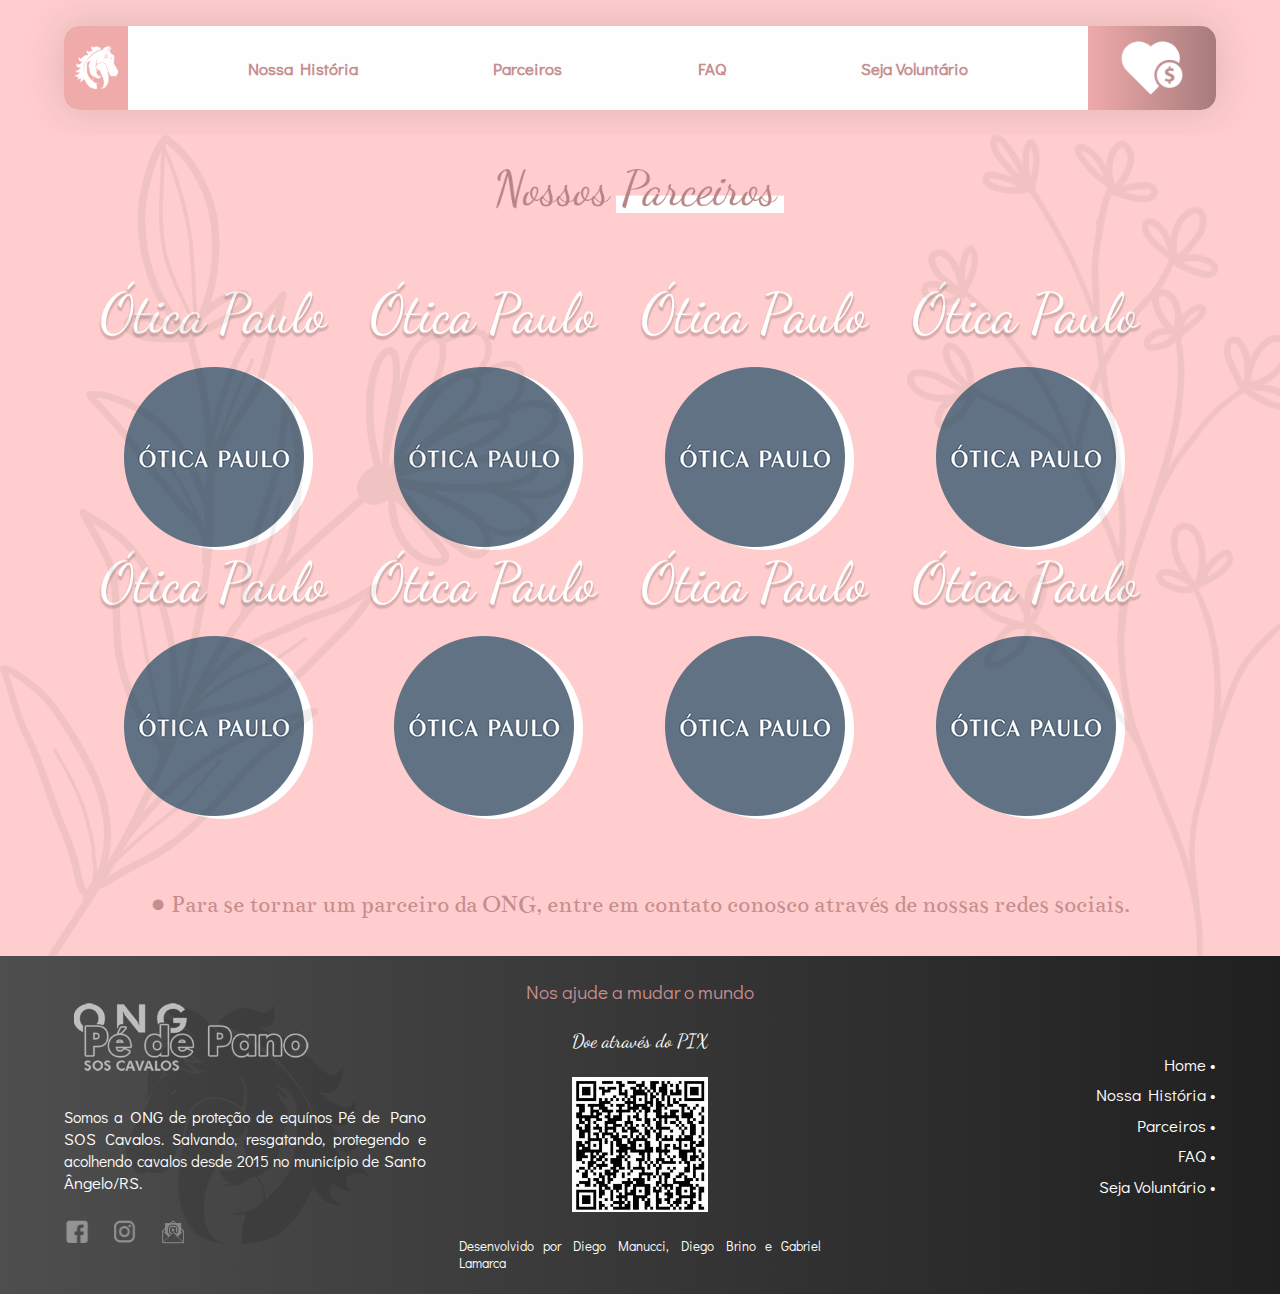
<file: parceiros.html>
<!DOCTYPE html>
<html lang="pt-br">
<head>
    <meta charset="UTF-8">
    <meta http-equiv="X-UA-Compatible" content="IE=edge">
    <meta name="viewport" content="width=device-width, initial-scale=1.0">

    <link rel="preconnect" href="https://fonts.googleapis.com">
    <link rel="preconnect" href="https://fonts.gstatic.com" crossorigin>
    <link href="https://fonts.googleapis.com/css2?family=Bentham&family=Dancing+Script&family=Didact+Gothic&display=swap" rel="stylesheet">

    <link rel="stylesheet" href="style.css">

    <title>ONG Pé de Pano</title>
</head>
<body>
    <header>
        <div class="container">
            <nav class="nav">
                <ul>
                    <li>
                        <a href="index.html">
                        <img src="resources/images/logo_icone.png" alt="Home">
                        </a>
                    </li>
                    <ul>
                        <li><a href="historia.html">Nossa História</a></li>
                        <li><a href="parceiros.html">Parceiros</a></li>
                        <li><a href="FAQ.html">FAQ</a></li>
                        <li><a href="voluntario.html">Seja Voluntário</a></li>
                    </ul>
                    <li><a href="contribua.html">
                        <img src="resources/images/doacao_icone.png" alt="Contribua">
                        <p>Contribua</p>
                    </a></li>
                </ul>
            </nav>
        </div>
    </header>
    <main>
        <div class="parceiros">
            <section class="conteudo">
                <div class="container">
                    <img class="flor-esquerda" src="resources/images/faq_flor_esquerda.png" alt="flor-esquerda">
                    <img class="flor-direita" src="resources/images/faq_flor_direita.png" alt="flor-direita">
                    <div class="topo">
                        <img src="resources/images/Nossos_Parceiros_logo.png" alt="Nosso_Parceiros_Logo">
                    </div>
                    <div class="meio">
                        <img src="./resources/images/Parceiro.png" alt="Logo-Do-Parceiro">
                        <img src="./resources/images/Parceiro.png" alt="Logo-Do-Parceiro">
                        <img src="./resources/images/Parceiro.png" alt="Logo-Do-Parceiro">
                        <img src="./resources/images/Parceiro.png" alt="Logo-Do-Parceiro">
                        <img src="./resources/images/Parceiro.png" alt="Logo-Do-Parceiro">
                        <img src="./resources/images/Parceiro.png" alt="Logo-Do-Parceiro">
                        <img src="./resources/images/Parceiro.png" alt="Logo-Do-Parceiro">
                        <img src="./resources/images/Parceiro.png" alt="Logo-Do-Parceiro">
                    </div>
                    <div class="baixo">
                        <p>● Para se tornar um parceiro da ONG, entre em contato conosco através de nossas redes sociais.</p>
                    </div>
                </div>
            </section>
        </div>
    </main>
    <footer>
        <div class="container">
            <section class="esquerda">
                <img src="resources/images/footer_escrito.png" alt="texto">
                <p>Somos a <span>ONG</span> de proteção de equínos <span>Pé de Pano SOS Cavalos</span>. Salvando, resgatando, protegendo e acolhendo cavalos desde 2015 no município de <span>Santo Ângelo/RS.</span></p>
                <ul>
                    <li>
                        <a href="https://www.facebook.com/ONG-P%C3%A9-de-Pano-SOS-Cavalos-Santo-%C3%82ngeloRS-513254368854726/">
                            <img src="resources/images/footer_facebook_icone.png" alt="facebook">
                        </a>
                    </li>
                    <li>
                        <a href="https://www.instagram.com/ong_pedepano/">
                            <img src="resources/images/footer_instagram_icone.png" alt="instagram">
                        </a>
                    </li>
                    <li>
                        <a href="mailto:arancecristine@yahoo.com">
                            <img src="resources/images/footer_email_icone.png" alt="email">
                        </a>
                    </li>
                </ul>
            </section>
            <section class="meio">
                <h1>Nos ajude a mudar o mundo</h1>
                <h2>Doe através do PIX</h2>
                <img src="resources/images/qr-code.jpeg" alt="PIX">
                <p>Desenvolvido por Diego Manucci, Diego Brino e Gabriel Lamarca</p>
            </section>
            <section class="direita">
                <ul>
                    <li><a href="index.html">Home</a></li>
                    <li><a href="historia.html">Nossa História</a></li>
                    <li><a href="parceiros.html">Parceiros</a></li>
                    <li><a href="FAQ.html">FAQ</a></li>
                    <li><a href="voluntario.html">Seja Voluntário</a></li>
                </ul>
            </section>
        </div>
    </footer>
</body>
</html>
</file>
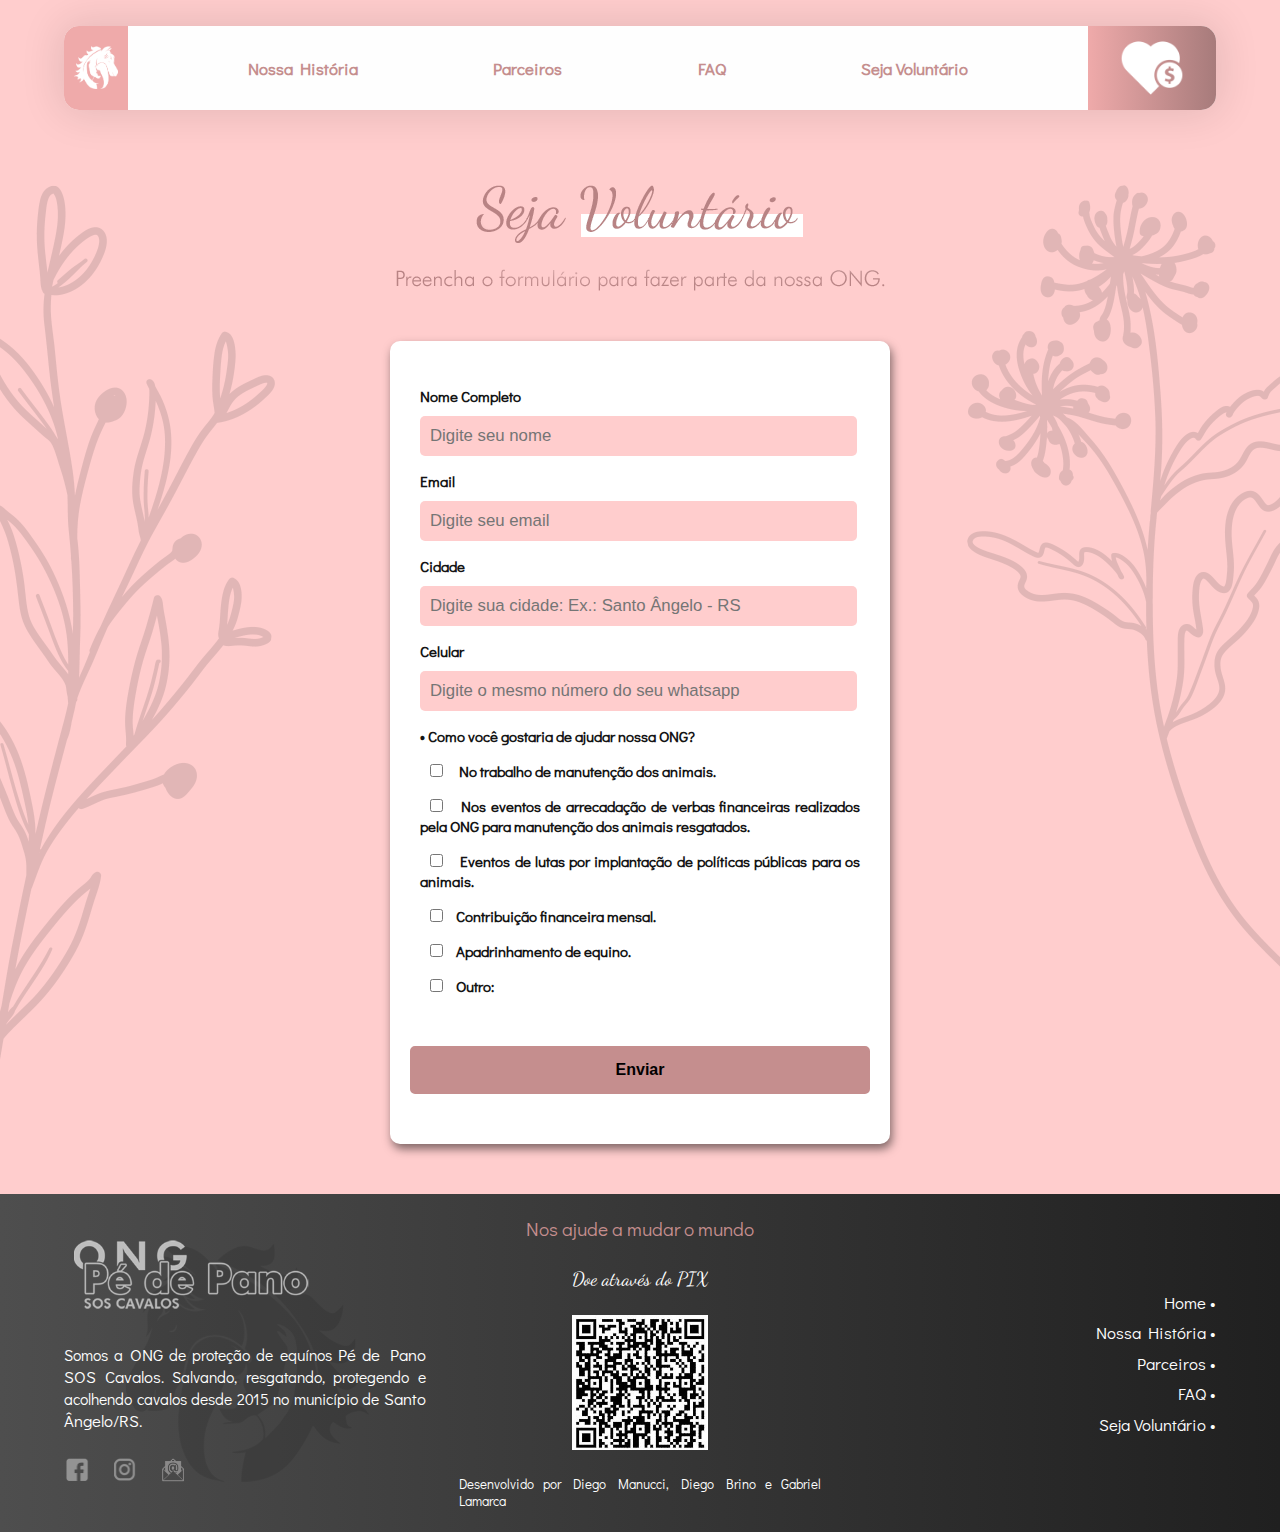
<file: voluntario.html>
<!DOCTYPE html>
<html lang="pt_br">
  
<head>
    <meta charset="UTF-8">
    <meta http-equiv="X-UA-Compatible" content="IE=edge">
    <meta name="viewport" content="width=device-width, initial-scale=1.0">

    <link rel="stylesheet" href="style.css">
    
    <link rel="preconnect" href="https://fonts.googleapis.com">
    <link rel="preconnect" href="https://fonts.gstatic.com" crossorigin>
    <link href="https://fonts.googleapis.com/css2?family=Bentham&family=Dancing+Script&family=Didact+Gothic&display=swap" rel="stylesheet">

    <title>Seja Voluntário</title>
</head>
<body>
    <header>
        <div class="container">
            <nav class="nav">
                <ul>
                    <li>
                        <a href="index.html">
                        <img src="resources/images/logo_icone.png" alt="Home">
                        </a>
                    </li>
                    <ul>
                        <li><a href="historia.html">Nossa História</a></li>
                        <li><a href="parceiros.html">Parceiros</a></li>
                        <li><a href="FAQ.html">FAQ</a></li>
                        <li><a href="voluntario.html">Seja Voluntário</a></li>
                    </ul>
                    <li><a href="contribua.html">
                        <img src="resources/images/doacao_icone.png" alt="Contribua">
                        <p>Contribua</p>
                    </a></li>
                </ul>
            </nav>
        </div>
    </header>
    <main>
        <div class="voluntario">
            <article class="flor">
                <aside class="florEsquerda">
                    <img src="resources/images/Flor Esquerda.png" alt="florEsquerda">
                </aside>
        
                <aside class="florDireita">
                    <img src="resources/images/Flor direita.png" alt="florEsquerda">
                </aside>
            </article>
            
            <section class="logoFormulario">
                <img src="resources/images/Seja_Voluntário_logo.png" alt="logo_form">
            </section>
            
            <form id="form" action="https://formspree.io/f/meqnjeqa" method="POST">
                <div class="campoForm">
                    <label for="Nome Completo:" name="Nome Completo:">
                        Nome Completo
                    </label>

                    <input name="Nome Completo:" type="text"  placeholder="Digite seu nome" class="campo"/>

                    <label for="Email" name="Email">
                        Email
                    </label>
        
                    <input type="email" name="Email:" placeholder="Digite seu email" class="campo"/>

                    <label for="Cidade:" name="Cidade:">
                        Cidade
                    </label>
        
                    <input type="text" name="Cidade:" placeholder="Digite sua cidade: Ex.: Santo Ângelo - RS" class="campo"/>
        
                    <label for="Celular" name="Celular">
                        Celular
                    </label>
        
                    <input type="number" name="Celular:" placeholder="Digite o mesmo número do seu whatsapp" min="0" class="campo"/>

                    <label> • Como você gostaria de ajudar nossa ONG?</label>
                    <input type="hidden" name="Como você gostaria de ajudar nossa ONG:"></input>
                    <input type="hidden" name="(On): Escolho essa opção!"></input>


                        <label for="opcao1" name="opcao">
                            <input type="checkbox" name="No trabalho de manutenção dos animais" class="checkBox">
                                No trabalho de manutenção dos animais. 
                            </input>
                        </label>
        
                        <label for="opcao2" name="opcao">
                            <input type="checkbox" name="Nos eventos de arrecadação de verbas financeiras realizados pela ONG para manutenção dos animais resgatados." class="checkBox">
                                Nos eventos de arrecadação de verbas financeiras realizados pela ONG para manutenção dos animais resgatados. 
                            </input>
                        </label>
        
                        <label for="opcao3" name="opcao">
                            <input type="checkbox" name="Eventos de lutas por implantação de políticas públicas para os animais." class="checkBox">
                                Eventos de lutas por implantação de políticas públicas para os animais.
                            </input>
                        </label>
        
                        <label for="opcao4" name="opcao">
                            <input type="checkbox" name="Eventos de lutas por implantação de políticas públicas para os animais." class="checkBox">
                                Contribuição financeira mensal.
                            </input>
                        </label>
        
                        <label for="opcao5" name="opcao">
                            <input type="checkbox"name="Apadrinhamento de equino." class="checkBox">
                                Apadrinhamento de equino.
                            </input>
                        </label>
        
                        <label for="opcao6" name="opcao">
                            <input type="checkbox" name="Outro:" id="botaoOutro" onclick="checarBox()" class="checkBox">
                                Outro:
                            </input>
        
                        </label>

                        <textarea id="textArea" name="Digite como você gostaria de ajudar nossa ONG" placeholder="Digite como você gostaria de ajudar."></textarea>
                </div>
                <input type="hidden" name="botao" value="arancecristine@yahoo.com"  disabled>
                    <button type="button" name="botaoform" id="botaoform" onclick="validarForm()">
                        Enviar
                    </button>
                </input>
            </form>
            <script type="text/javascript" src="script.js"></script>
        </div>
    </main>
    <footer>
        <div class="container">
            <section class="esquerda">
                <img src="resources/images/footer_escrito.png" alt="texto">
                <p>Somos a <span>ONG</span> de proteção de equínos <span>Pé de Pano SOS Cavalos</span>. Salvando, resgatando, protegendo e acolhendo cavalos desde 2015 no município de <span>Santo Ângelo/RS.</span></p>
                <ul>
                    <li>
                        <a href="https://www.facebook.com/ONG-P%C3%A9-de-Pano-SOS-Cavalos-Santo-%C3%82ngeloRS-513254368854726/">
                            <img src="resources/images/footer_facebook_icone.png" alt="facebook">
                        </a>
                    </li>
                    <li>
                        <a href="https://www.instagram.com/ong_pedepano/">
                            <img src="resources/images/footer_instagram_icone.png" alt="instagram">
                        </a>
                    </li>
                    <li>
                        <a href="mailto:arancecristine@yahoo.com">
                            <img src="resources/images/footer_email_icone.png" alt="email">
                        </a>
                    </li>
                </ul>
            </section>
            <section class="meio">
                <h1>Nos ajude a mudar o mundo</h1>
                <h2>Doe através do PIX</h2>
                <img src="resources/images/qr-code.jpeg" alt="PIX">
                <p>Desenvolvido por Diego Manucci, Diego Brino e Gabriel Lamarca</p>
            </section>
            <section class="direita">
                <ul>
                    <li><a href="index.html">Home</a></li>
                    <li><a href="historia.html">Nossa História</a></li>
                    <li><a href="parceiros.html">Parceiros</a></li>
                    <li><a href="FAQ.html">FAQ</a></li>
                    <li><a href="voluntario.html">Seja Voluntário</a></li>
                </ul>
            </section>
        </div>
    </footer>
</body>
</html>
</file>
<file: style.css>
*{
    margin: 0;
    padding: 0;
    text-decoration: none;
    list-style: none;
    box-sizing: border-box;
    font-size: 1rem;
}

:root {
    --good-white: #fefefe;
    --bad-white: #ffffff;
    --light-pink: #ffcdcd;
    --normal-pink: #efaaaa;
    --strong-pink: #c58e8e;
    --dark-pink: #a77b7b;
}

/* Geral */

html{
    overflow-x: hidden;
    font-size: calc(60% + 0.8vmin);
}
body{
    text-justify: inter-cluster;
    text-align: justify;
    justify-content: justify;
    background-color: var(--light-pink);
}
img{
    max-width: 100%;
    max-height: 100%;
    display: block; 
}

.container{
    max-width: 1400px;
    width: 90%;
    height: 100%;
    margin: 0 auto;
}

/* -------------------- header -------------------- */

header{
    height: 15vh;
    background-color: var(--light-pink);
    font-weight: bold;
    padding: 1.5rem 0;
}
header .container{
    display: flex;
    align-items: center;
}
header .container .nav{
    width: 100%;
    height: 100%;
    max-height: 5rem;
    border-radius: 15px;
    background-color: var(--good-white);
    box-shadow: 0px 0px 40px 5px rgba(0,0,0,0.1);
}
header .container .nav ul{
    display: flex;
    justify-content: space-between;
    align-items: center;
    flex-wrap: wrap;
    height: 100%;
}
header .container .nav > ul > li{
    height: 100%;
}
header .container .nav > ul > li:first-child{
    flex: 1;
    background-color: var(--normal-pink);
    border-radius: 15px 0 0 15px;
}
header .container .nav > ul > li:last-child{
    flex: 2;
    background: linear-gradient(90deg, var(--normal-pink),var(--dark-pink), var(--normal-pink));
    background-size: 200% 200%;
    background-position: 0 50%;
    border-radius: 0 15px 15px 0;
    transition: 1s ease-out;
}
header .container .nav > ul > li a{
    display: flex;
    justify-content: center;
    align-items: center;
    height: 100%;
    padding: 10px;
}
header .container .nav > ul > li a p{
    display: none;
    color: var(--good-white);
    font-family: "Didact Gothic";
}
header .container .nav ul ul{
    flex: 15;       
    height: 100%;
    gap: 0 15px;
    justify-content: space-evenly;
}
header .container .nav ul ul li{
    height: 100%;
    display: flex;
    justify-content: center;
    align-items: center;
    border: 0 var(--normal-pink);
    transition: 0.1s ease-out;
}
header .container .nav ul ul li a{
    font-family: "Didact Gothic";
    color: var(--strong-pink);
}

/* Hover Contribua */

header .container .nav ul > li:last-child:hover{
    background-position: 100% 50%;
}
header .container .nav ul > li:last-child:hover a img{
    display: none;
}
header .container .nav ul > li:last-child:hover a p{
    display: block;
}

/* Hover Links */

header .container .nav ul ul li:hover a{
    color: var(--normal-pink);
}
header .container .nav ul ul li:hover{
    border-top: 3px solid var(--normal-pink);   
}

/* -------------------- index -------------------- */

/* introducao */

.index .introducao{
    height: 85vh;
    background-color: var(--light-pink);
}
.index .introducao .container .topo{
    height: 75vh;
    display: flex;
    gap: 4rem;
}
.index .introducao .container .topo .esquerda{
    display: flex;
    justify-content: center;
    flex-direction: column;
    flex: 1;
    gap: 2rem;
}
.index .introducao .container .topo .esquerda img{
    width: 90%;
}
.index .introducao .container .topo .esquerda p{
    font-family: "Bentham";
    color: var(--strong-pink);
    line-height: 2rem;
    font-size: calc(60% + 2vmin);
}
.index .introducao .topo .esquerda p span{
    color: var(--dark-pink);
    font-size: 100%;
}
.index .introducao .container .topo .direita{
    display: flex;
    align-items: center;
    justify-content: center;
    flex: 1;
}
.index .introducao .container .topo .direita img{
    width: 100%;
    height: auto;
}
.index .introducao .container .baixo{
    height: 10vh;
    display: flex;
    align-items: center;
    flex-direction: row-reverse;
    gap: 0 15px;
}
.index .introducao .container .baixo li{
    height: 50%;
}
.index .introducao .container .baixo li img{
    height: 100%;
    width: auto;
}

/* quem-somos */

.index .quem-somos{
    height: 80vh;
    background-color: var(--good-white);
}
.index .quem-somos .container{
    display: flex;
    gap: 10%;
}
.index .quem-somos .esquerda{
    flex: 1;
}
.index .quem-somos .esquerda a{
    display: flex;
    justify-content: center;
    align-items: center;
    height: 100%;       
}
.index .quem-somos .esquerda a img{
    max-width: 130%;
    max-height: 130%;
    z-index: 1;
}
.index .quem-somos .direita{
    display: flex;
    flex-direction: column;
    justify-content: center;
    flex: 2;
    padding: 4rem 0;
    gap: 3rem;
}
.index .quem-somos .direita h1{
    font-family:"Dancing Script";
    font-weight: 150;
    color: var(--normal-pink);
    font-size: calc(100% + 5vmin);
}
.index .quem-somos .direita p{
    font-family:"Bentham";
    text-justify: inter-cluster;
    justify-content: justify;
    text-align: justify;
    font-size: calc(60% + 2vmin);
}
.index .quem-somos .direita a{
    width: 35%;
    height: auto;
}

/* frase */

.index .frase{
    position: relative;
    height: 50vh;
    background: linear-gradient(165deg, var(--normal-pink),var(--strong-pink));
    background-size: 200% 200%;
    background-position: 0 50%;
}
.index .frase .container{
    position: relative;
    width: 100%;
    height: 100%;
}
.index .frase .container .texto{
    position: absolute;
    width: 90%;
    top: 50%;
    right: 50%;
    transform: translate(50%, -50%);
}
.index .frase .galho{
    position: absolute;
    height: 125%;
    width: auto;
    top: -125px;
    right: 0;
}

/* processo */

.index .processo{
    height: 100vh;
    background-image: url(resources/images/background_processo.png);
    background-repeat: no-repeat;
    background-size: cover;
}
.index .processo .container{
    display: flex;
    flex-direction: column;
    justify-content: center;
    align-items: center;
    padding: 10rem 0;
    gap: 4rem;
}
.index .processo .container h1{
    font-family: "Dancing Script";
    font-weight: 150;
    color: var(--normal-pink);
    font-size: calc(60% + 5vmin);
}
.index .processo .container img{
    max-height: 125%;
    max-width: 125%;
}
.index .processo .container .img-mobile{
    display: none;
}
.index .processo .container .img-desktop{
    display: block;
}

/* cards */

.index .cards{
    background: linear-gradient(165deg, var(--normal-pink),var(--strong-pink));
}
.index .cards .container{
    position: relative;
    display: flex;
    flex-direction: column;
    align-items: center;
    justify-content: space-evenly;
}
.index .cards .container h1{
    font-family:"Dancing Script";
    color: var(--good-white);
    font-size: calc(60% + 5vmin);
    font-weight: 150;
    margin: 2rem 0;
}
.index .cards .container ul{
    height: 80%;
    display: flex;
    justify-content: space-around;
    flex-wrap: wrap;
    margin: 2rem 0;
}
.index .cards .container ul li{
    height: 17.5rem;
    width: 17.5rem;
}

/* -------------------- historia -------------------- */

/* introducao */

.historia .introducao{
    background-color: var(--light-pink);
    display: flex;
    flex-direction: column;
}
.historia .introducao .container .topo{
    height: 75vh;
    display: flex;
}
.historia .introducao .container .topo .centro{
    display: flex;
    justify-content: center;
    flex-direction: column;
    flex: 1;
    padding: 4rem 0; 
}
.historia .introducao .container .topo .centro img {
    display: block;
    margin-left: auto;
    margin-right: auto;
    width: 40%;
}
.historia .introducao .container .topo .centro p{
    font-family: "Bentham";
    color: var(--strong-pink);
    line-height: 2rem;
    font-size: calc(60% + 2vmin);
    text-align: center;
}
.historia .introducao .container .topo .centro p span{
    color: var(--dark-pink);
    font-size: 100%;
}
.historia .introducao .v {
    width: 100%;
}
.historia .introducao .v img {
    margin: 0 auto;
    width: 100%;
}

/* conteudo */

.historia .conteudo {
    background-color: var(--bad-white);
}
.historia .conteudo .topo .container {
    display: flex;
    gap: 10%;
}
.historia .conteudo .topo .container .esquerda {
    flex: 1;
    display: flex;
    flex-direction: column;
    justify-content: center;
}
.historia .conteudo .topo .container .esquerda a {
    justify-content: center;
    align-items: center;
    height: 100%;      
}
.historia .conteudo .topo .container .esquerda a img {
    max-width: 120%;
    max-height: 120%;
}
.historia .conteudo .topo .container .esquerda a:last-child img {
    padding-left: 1.45rem;
}
.historia .conteudo .topo .container .direita {
    display: flex;
    flex-direction: column;
    justify-content: center;
    flex: 2;
    padding: 4rem 0;
    gap: 3rem;
    position: relative;
    overflow: hidden;
}
.historia .conteudo .topo .container .direita h1 {
    font-family:"Dancing Script";
    font-weight: 150;
    color: var(--normal-pink);
    font-size: calc(100% + 5vmin);
}
.historia .conteudo .topo .container .direita p {
    font-family:"Bentham";
    text-justify: inter-cluster;
    justify-content: justify;
    text-align: justify;
    font-size: calc(60% + 2vmin);
}
.historia .conteudo .topo .container .direita .flor-direita {
    position: absolute;
    right: -5rem;
    top: 1rem;
    opacity: 40%;
}
.historia .conteudo .baixo {
    background-color: var(--bad-white);
}
.historia .conteudo .baixo .container {
    display: flex;
    gap: 10%;
}
.historia .conteudo .baixo .direita {
    flex: 1;
    display: flex;
    flex-direction: column;
    justify-content: center;
}

.historia .conteudo .baixo .direita a {
    justify-content: center;
    align-items: center;
    height: 100%;      
}

.historia .conteudo .baixo .image-maior {
    height: 456px;
}

.historia .conteudo .baixo .direita-centro {
    height: 100%;
    margin-right: 1rem;
}

.historia .conteudo .baixo .esquerda {
    display: flex;
    flex-direction: column;
    justify-content: center;
    flex: 2;
    padding: 4rem 0;
    gap: 3rem;
    position: relative;
}

.historia .conteudo .baixo .esquerda h1 {
    font-family:"Dancing Script";
    font-weight: 150;
    color: var(--normal-pink);
    font-size: calc(100% + 5vmin);
}

.historia .conteudo .baixo .esquerda p {
    font-family:"Bentham";
    text-justify: inter-cluster;
    justify-content: justify;
    text-align: justify;
    font-size: calc(60% + 2vmin);
}

.historia .conteudo .baixo .flor-esquerda {
    position: absolute;
    left: -5rem;
    top: 5rem;
    opacity: 40%;
}

/* Imagem Fim do Main */

.historia .conteudo .frase .container img {
    display: block;
    margin-left: auto;
    margin-right: auto;
    width: 100%;
}

/* -------------------- parceiros -------------------- */

/* conteudo */

.parceiros .conteudo {
    background-color: var(--light-pink);
    display: flex;
    flex-direction: column;
    position: relative;
}
.parceiros .conteudo .flor-esquerda{
    position: absolute;
    left: 0;
    min-height: 100%;
    width: auto;
}
.parceiros .conteudo .flor-direita{
    position: absolute;
    right: 0;
    min-height: 100%;
    width: auto;
}
.parceiros .conteudo .container .topo {
    padding: 2rem 0;
}
.parceiros .conteudo .container .topo img {
    display: block;
    margin-left: auto;
    margin-right: auto;
    width: 25%;
}
.parceiros .conteudo .container .meio {
    display: grid;
    grid-template-columns: 25% 25% 25% 25%;
    padding: 3%;
}
.parceiros .conteudo .container .baixo {
    font-family: "Bentham";
    color: var(--strong-pink);
    line-height: 2rem;
    font-size: calc(60% + 2vmin);
    text-align: center;
}
.parceiros .conteudo .container .baixo p {
    font-size: 25px;
    padding: 3%;
}

/* -------------------- voluntario -------------------- */

.voluntario .florEsquerda
{
    position: absolute;
    left: 0;
    min-height: 100%;
    width: auto;
    z-index: -1000;
}
.voluntario .florDireita
{
    position: absolute;
    right: 0;
    min-height: 100%;
    width: auto;
    z-index: -1000;
}
.voluntario .logoFormulario
{
    margin-top: 50px;
    display: flex;
    align-items: center;
    justify-content: center;
    height: 100%;
}
.voluntario form 
{
    background-color: var(--bad-white);
    max-width: 500px;
    margin: 50px auto;
    padding: 30px 20px;
    box-shadow: 2px 5px 10px rgba(0, 0, 0, 0.5);
    font-family: 'Didact Gothic', sans-serif;
    border-radius: 10px;
}
.voluntario .campoForm input
{
    border: 0px var(--light-pink);
    background-color: var(--light-pink);
    padding: 10px;
    display: block;
    width: 95%;
    font-weight: 100;
    margin-right: 10px;
    margin-left: 10px;
    border-radius: 5px;
}
.voluntario .campoForm label
{
    font-size:15px;
    display: block;
    margin-bottom: 10px;
    font-weight: bold;
    margin-right: 10px;
    margin-left: 10px;
    margin-top: 15px;
    color: rgb(20, 20, 20);
}
.voluntario .campoForm textarea 
{
    resize: none;
    border: 0px var(--light-pink);
    background-color: var(--light-pink);
    border-radius: 3px;
    font-family: inherit;
    padding: 10px;
    width: 95%;
    font-weight: 100;
    margin-right: 10px;
    margin-left: 10px;
    margin-top: 10px;
    border-radius: 5px;
}
.voluntario .campoForm input[type=checkbox] 
{
    display: inline-block;
    width: auto;  
}
.voluntario #botaoform
{
    display: block;
    width: 100%;
    margin-top: 50px;
    margin-bottom: 20px;
    border-radius: 5px;
    background: var(--strong-pink);
    border: 3px solid var(--strong-pink);
    color: var(--bad-white)fff;
    cursor: pointer;
    font-size: 16px;
    font-weight: bold;
    padding: 12px 14px;
    touch-action: manipulation;
}
.voluntario #botaoform:hover, #botaoform:active 
{
  background-color: initial;
  color: var(--strong-pink);
}
.voluntario input[type=number]::-webkit-inner-spin-button 
{ 
    -webkit-appearance: none;
}

/* -------------------- FAQ -------------------- */

/* conteudo */

.faq .conteudo{
    min-height: 85vh;
    background-color:var(--light-pink);
    position: relative;
}
.faq .conteudo .flor-esquerda{
    position: absolute;
    left: 0;
    min-height: 100%;
    width: auto;
}
.faq .conteudo .flor-direita{
    position: absolute;
    right: 0;
    min-height: 100%;
    width: auto;
}
.faq .conteudo .container{
    display: flex;
    flex-direction: column;
    gap: 2rem;
    padding: 2rem 0;
}
.faq .conteudo .container .topo{
    display: flex;
    align-items: center;
    justify-content: center;
}
.faq .conteudo .container .topo h1 {
    font-family: "Dancing Script";
    color: var(--strong-pink);
    font-size: calc(60% + 5vmin);
}
.faq .conteudo .container .baixo{
    display: flex;
    align-items: center;
    justify-content: center;
    flex-wrap: wrap;
    gap: 1rem 1rem;
}
.faq .conteudo .container .baixo .card{
    position: relative;
    display: flex;
    flex-direction: column;
    width: 40%;
    background-color: var(--good-white);
    border-radius: 15px;
    padding: 1rem;
    gap: 1rem;
}
.faq .conteudo .container .baixo .card h2{
    margin: 0 auto;
}
.faq .conteudo .container .baixo .card img{
    position: absolute;
    left: -100px;
}

/* -------------------- contribua -------------------- */

/* faixa */

.contribua .faixa{
    height: 70vh;
    position: relative;
    background-color: var(--light-pink);
    display: flex;
    flex-direction: column;
    align-items: center;
    justify-content: center;
    padding: 4rem 0;
    gap: 1rem;
    overflow: hidden;
}
.contribua .faixa img{
    position: absolute;
}
.contribua .faixa h1{
    font-family: "Didact Gothic";
    color: var(--good-white);
    z-index: 1;
    font-weight: 700;
    font-size: calc(70% + 3vmin);
}
.contribua .faixa p{
    font-family: "Didact Gothic";
    color: #000000;
    z-index: 1;
    font-weight: 700;
    font-size: calc(70% + 1vmin);
}
.contribua .gastos {
    background-color: var(--light-pink);
    padding: 2rem 0 8rem 0;
}
.contribua .gastos .container{
    display: flex;
    flex-direction: column;
    align-items: center;
    justify-content: center;
    gap: 4rem;
}
.contribua .gastos .container img{
    max-width: 50%;
}
.contribua .gastos .container .cards{
    background: var(--light-pink);
    display: flex;
    flex-wrap: wrap;
    align-items: center;
    justify-content: center;
    gap: 3rem;
}
.contribua .gastos .container .cards img{
    max-width: 25%;
}

/* mensagem */

.contribua .mensagem{
    position: relative;
    height: 70vh;
    background-color: var(--normal-pink);
}
.contribua .mensagem > img{
    position: absolute;
    max-height: 1000%;
    width: 50%;
    top: -5rem;
    left: 0;
}
.contribua .mensagem .container{
    display: flex;
}
.contribua .mensagem .container .esquerda{
    flex: 2;
    display: flex;
    flex-direction: column;
    justify-content: center;
}
.contribua .mensagem .container .esquerda p{
    font-family: "Didact Gothic";
    font-weight: 700;
    font-size: calc(60% + 5vmin);
}
.contribua .mensagem .container .esquerda p:first-child{
    font-size: calc(60% + 3vmin);
}
.contribua .mensagem .container .esquerda p span{
    font-size: 100%;
    color: var(--good-white);
}
.contribua .mensagem .container .direita {
    display: flex;
    align-items: center;
    justify-content: center;
}

/* doacao */

.contribua .doacao{
    background-color: var(--good-white);
    font-family: "Didact Gothic";
    font-weight: 700;
}
.contribua .doacao .container{
    display: flex;
    flex-direction: column;
    align-items: center;
    justify-content: center;
    padding: 4rem 0;
    gap: 2rem;
}
.contribua .doacao .container > img{
   width: 25%;
   height: auto;
}
.contribua .doacao .container .links{
    width: 100%;
    display: flex;
    align-items: center;
    justify-content: space-evenly;
}
.contribua .doacao .container .links img{
    width: 15%;
    height: auto;
}

/* -------------------- footer -------------------- */

footer{
    background: linear-gradient(90deg, #4e4e4e,#202020);
    height: 37.5vh;
    font-family: "Didact Gothic";
}
footer .container{
    display: flex;
    gap: 2rem;
}
footer .container .esquerda{
    background-image: url(resources/images/footer_logo.png);
    background-repeat: no-repeat;
    background-position: center;
    background-size: 80%;
    display: flex;
    justify-content: center;
    flex-direction: column;
    flex: 1;
    padding: 3rem 0;
    gap: 1.5rem;
}
footer .container .esquerda img{
    width: 70%;
}
footer .container .esquerda p{
    color: var(--good-white);
    font-size: calc(40% + 1vmin);
}
footer .container .esquerda ul{
    display: flex;
    gap: 0.5rem;
}
footer .container .meio{
    display: flex;
    flex-direction: column;
    justify-content: center;
    align-items: center;
    flex: 1;
    gap: 1.5rem;
}
footer .container .meio h1{
    font-size: calc(60% + 1vmin);
    font-weight: 150;
    color: var(--strong-pink);
}
footer .container .meio h2{
    font-size: calc(60% + 1vmin);
    font-family: "Dancing Script";
    font-weight: 150;
    color: var(--good-white);
}
footer .container .meio p{
    font-size: calc(25% + 1vmin);
    color: var(--good-white);
}
footer .container .meio img{
    height: 40%;
    max-width: 250%;
}
footer .container .direita{
    display: flex;
    flex-direction: column;
    justify-content: center;
    align-items: right;
    flex: 1;

}
footer .container .direita ul{
    display: flex;
    flex-direction: column;
    gap: 0.5rem;
}
footer .container .direita ul li{
    text-align: right;
}
footer .container .direita ul li a{
    color: var(--good-white);
}
footer .container .direita ul li a::after{
    content:" •";
}

/* -------------------- Media -------------------- */

@media (max-width: 984px){
    
    header .container .nav > ul > li:first-child{
        flex: 4;
    }
    header .container .nav > ul > li:last-child{
        flex: 4;
    }
    header .container .nav ul ul li{
        height: auto;
        display: inline;
    }

    .index .introducao .container .topo{
        flex-direction: column;
    }
    .index .introducao .container .topo .direita{
        display: none;
    }
    .index .introducao .container .topo .esquerda{
        justify-content: center;
        gap: 5rem;
        padding: 0;
    }
    .index .quem-somos .esquerda {
        display: none;
    }
    .index .quem-somos .direita h1 {
        font-family: "Dancing Script";
        color: var(--normal-pink);
        font-size: calc(60% + 10vmin);
    }
    .index .frase .container .texto{
        position: absolute;
        width: 90%;
        top: 50%;
        right: 50%;
        transform: translate(50%, -50%);
    }
    .index .frase .container .galho{
        position: absolute;
        height: 0;
        width: 100%;
        top: 0;
        right: 0;
    }
    .index .processo .container img{
        max-height: 100%;
        max-width: 100%;
    }
    .index .processo .container .img-mobile{
        display: block;
    }
    .index .processo .container .img-desktop{
        display: none;
    }
    .index .cards .container ul li{
        height: 12.5rem;
        width: 12.5rem;
    }

    .historia .introducao .container .topo{
        flex-direction: column;
    }
    .historia .introducao .container .topo .direita{
        display: none;
    }
    .historia .introducao .container .topo .esquerda{
        justify-content: center;
        gap: 5rem;
        padding: 0;
    }
    .historia .conteudo .topo .container .esquerda {
        display: none;
    }
    .historia .conteudo .baixo .container .direita {
        display: none;
    }

    .contribua .conteudo .flor-direita{
        display: none;
    }

    .contribua .faixa{
        height: 30vh;
    }
    .contribua .mensagem .container{
        flex-direction: column;
    }
    .contribua .mensagem > img{
        position: absolute;
        max-height: 1000%;
        width: 100%;
        top: -5rem;
        left: 0;
    }
    .contribua .mensagem .container .esquerda{
        justify-content: center;
        align-items: center;
        flex: 1;
    }
    .contribua .mensagem .container .direita{
        flex: 1;
    }
    .contribua .mensagem .container .direita img{
        width: 50%;
    }

    .voluntario form
    {
        width: 80%;
        height: auto;
        align-items: center;
    }
    .voluntario .logoFormulario
    {
        margin-right: 10px;
        margin-left: 10px;
        display: flex;  
    }
    .voluntario .florEsquerda
    {
        max-width: 1080px;  
        width: 30%;
        max-height: 100%;
        min-height: auto;     
    }
    .voluntario .florDireita
    {
        margin-top: 20%;
        max-width: 1080px;   
        width: 30%;
        max-height: 100%;  
        min-height: auto;      
    }

    footer .container .esquerda{
        padding: 0;
    }
}
</file>
